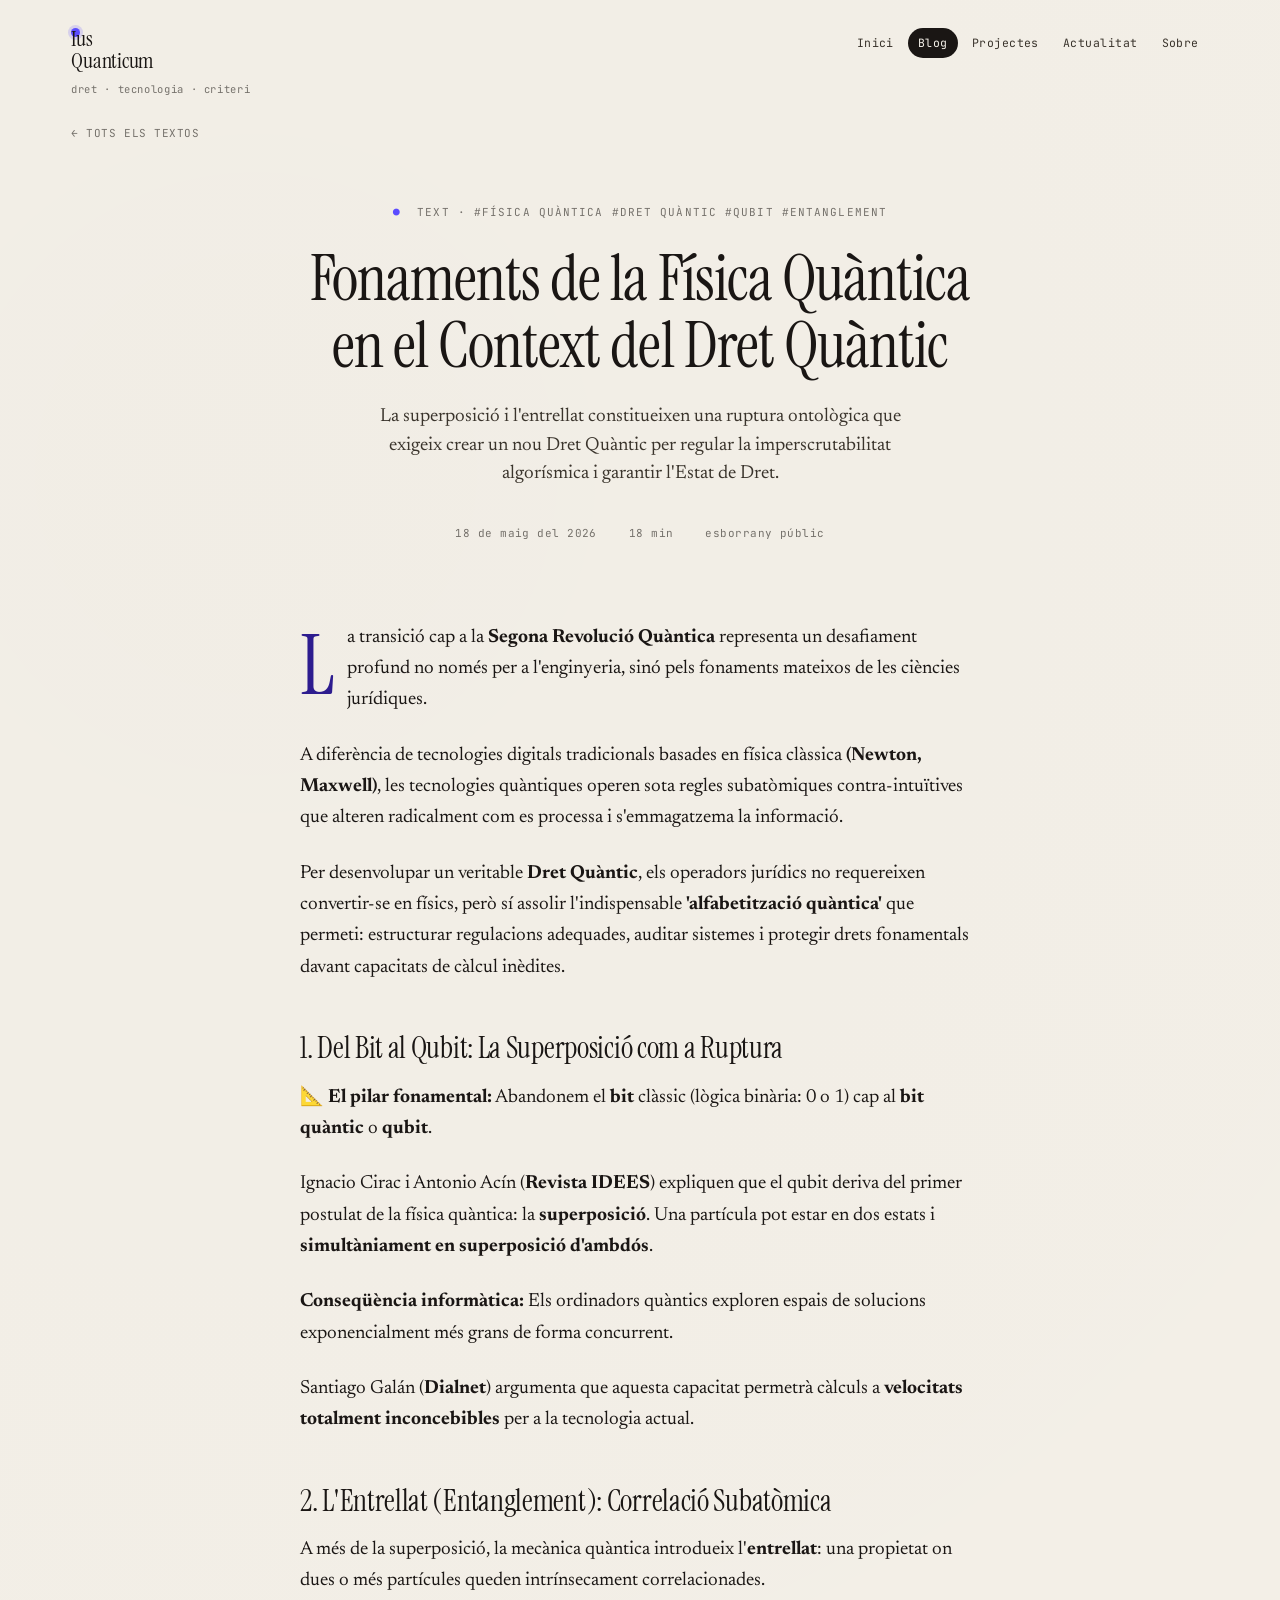
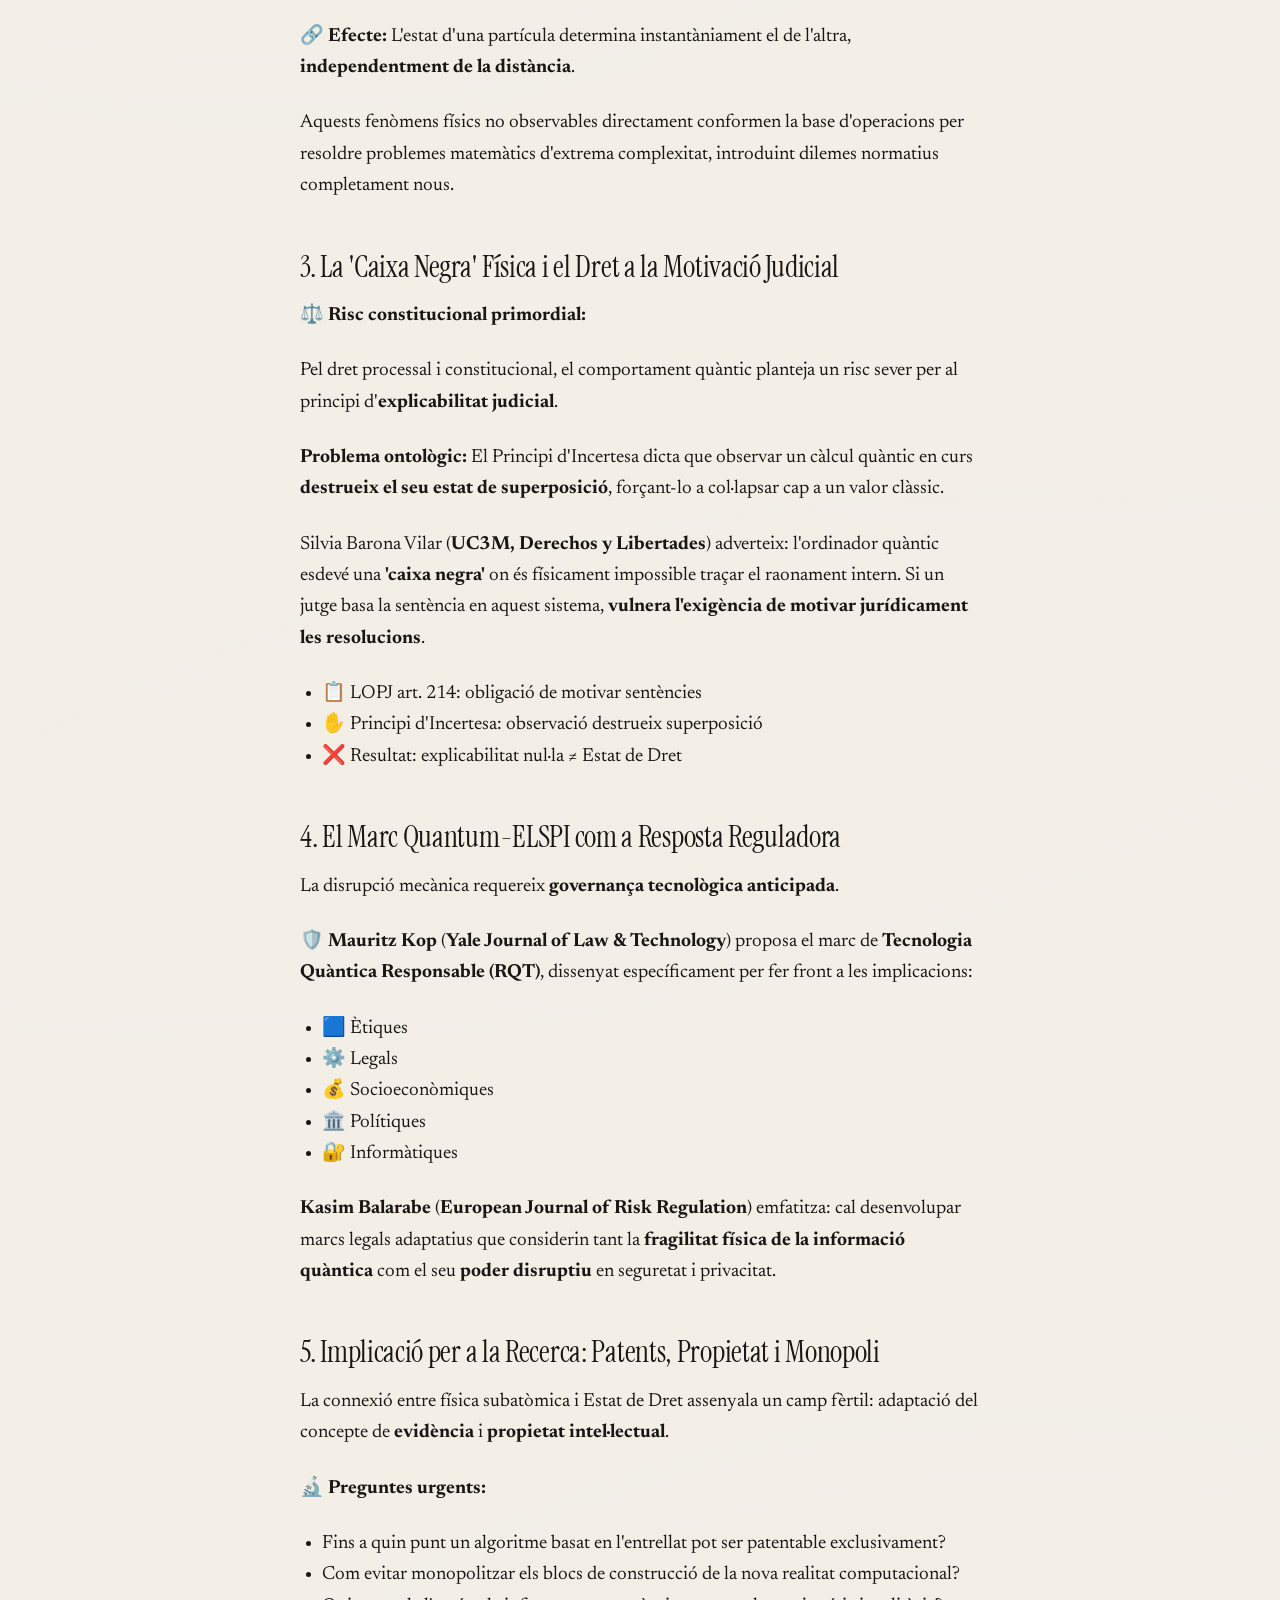
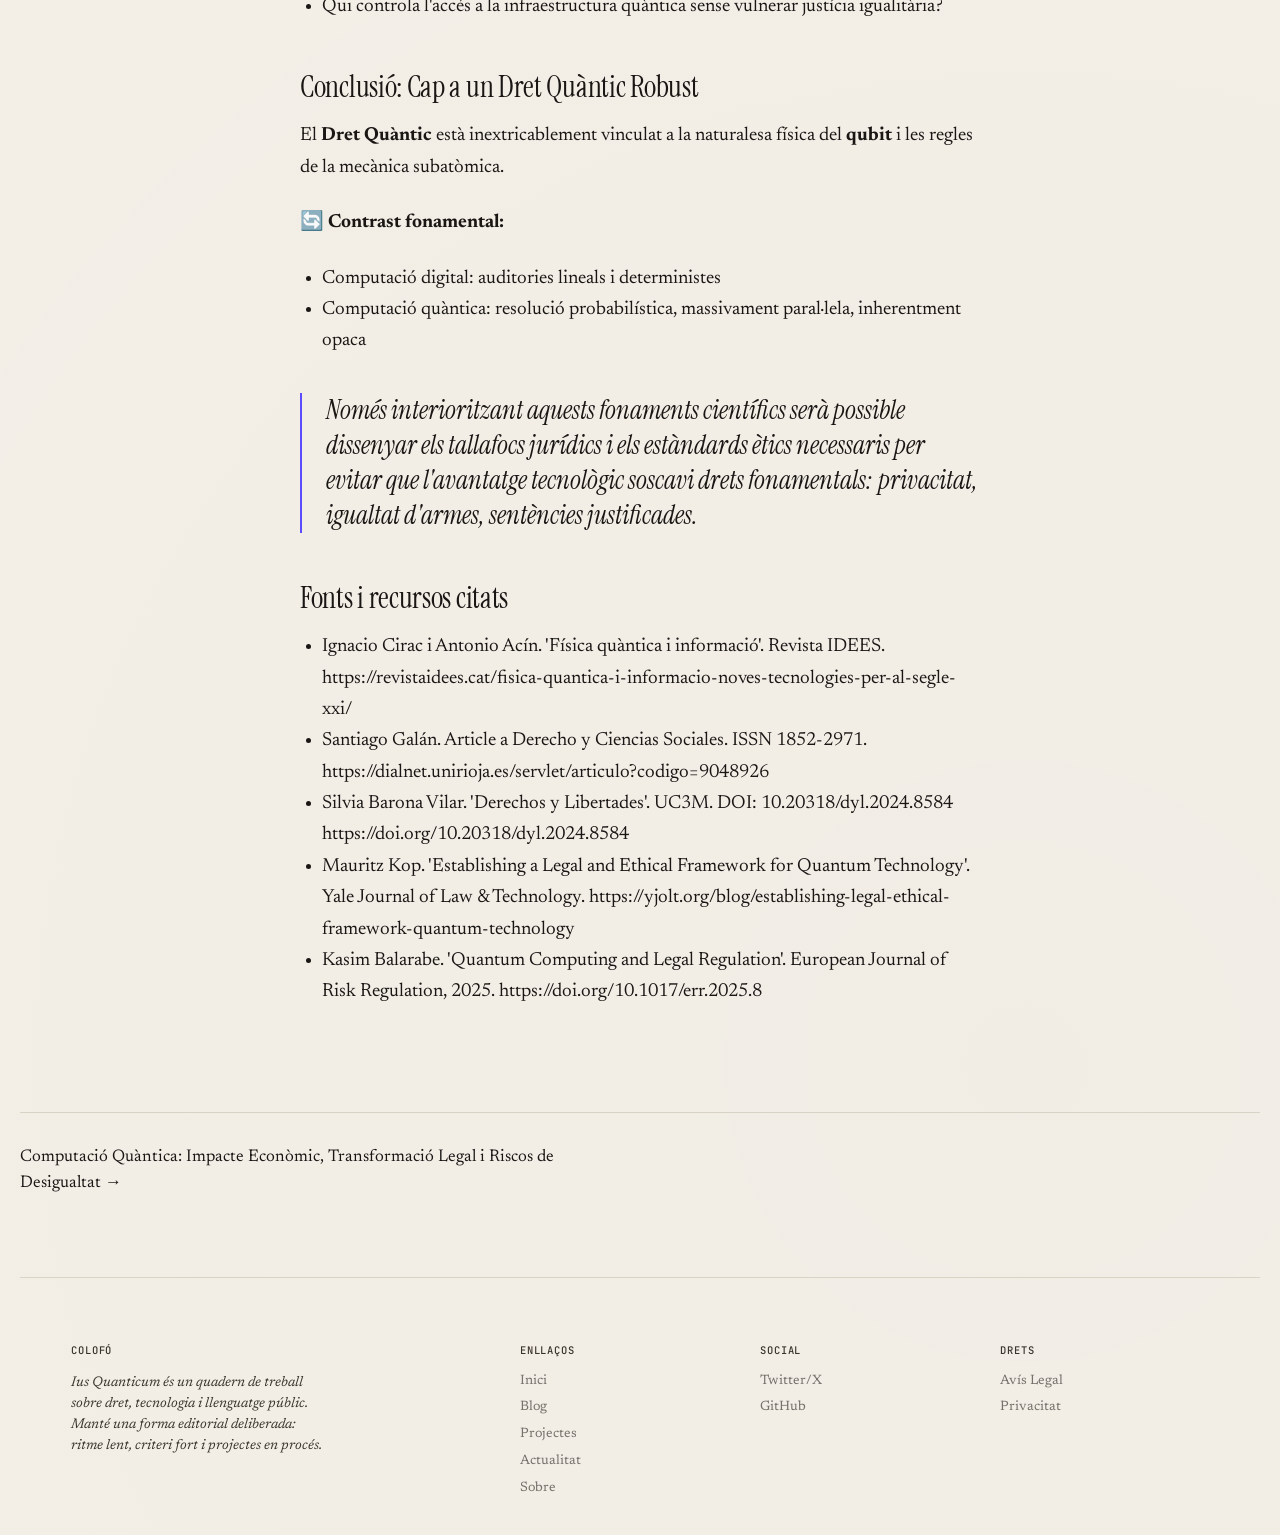
<file: article-1.html>
<!doctype html>
<html lang="ca">
<head>
  <meta charset="utf-8" />
  <meta name="viewport" content="width=device-width, initial-scale=1" />
  <title>Fonaments de la Física Quàntica en el Context del Dret Quàntic — Ius Quanticum</title>
  <meta name="description" content="La superposició i l'entrellat constitueixen una ruptura ontològica que exigeix crear un nou Dret Quàntic per regular la imperscrutabilitat algorísmica." />
  <link rel="preconnect" href="https://fonts.googleapis.com" />
  <link rel="preconnect" href="https://fonts.gstatic.com" crossorigin />
  <link href="https://fonts.googleapis.com/css2?family=Newsreader:ital,opsz,wght@0,6..72,300..700;1,6..72,300..700&family=Instrument+Serif:ital@0;1&family=Fraunces:ital,opsz,wght@0,9..144,300..700;1,9..144,300..700&family=EB+Garamond:ital,wght@0,400..700;1,400..700&family=JetBrains+Mono:wght@400;500&display=swap" rel="stylesheet" />
  <link rel="stylesheet" href="styles.css" />
</head>
<body>
  <div class="page">
    <header id="header"></header>
    <main id="main" class="page-content"></main>
    <footer id="footer"></footer>
  </div>

  <script src="data.js"></script>
  <script src="article-renderer.js"></script>
  <script>
    waitForSite(() => renderArticle("fonaments-fisica-quantica-dret-quantic"));
  </script>
</body>
</html>
</file>
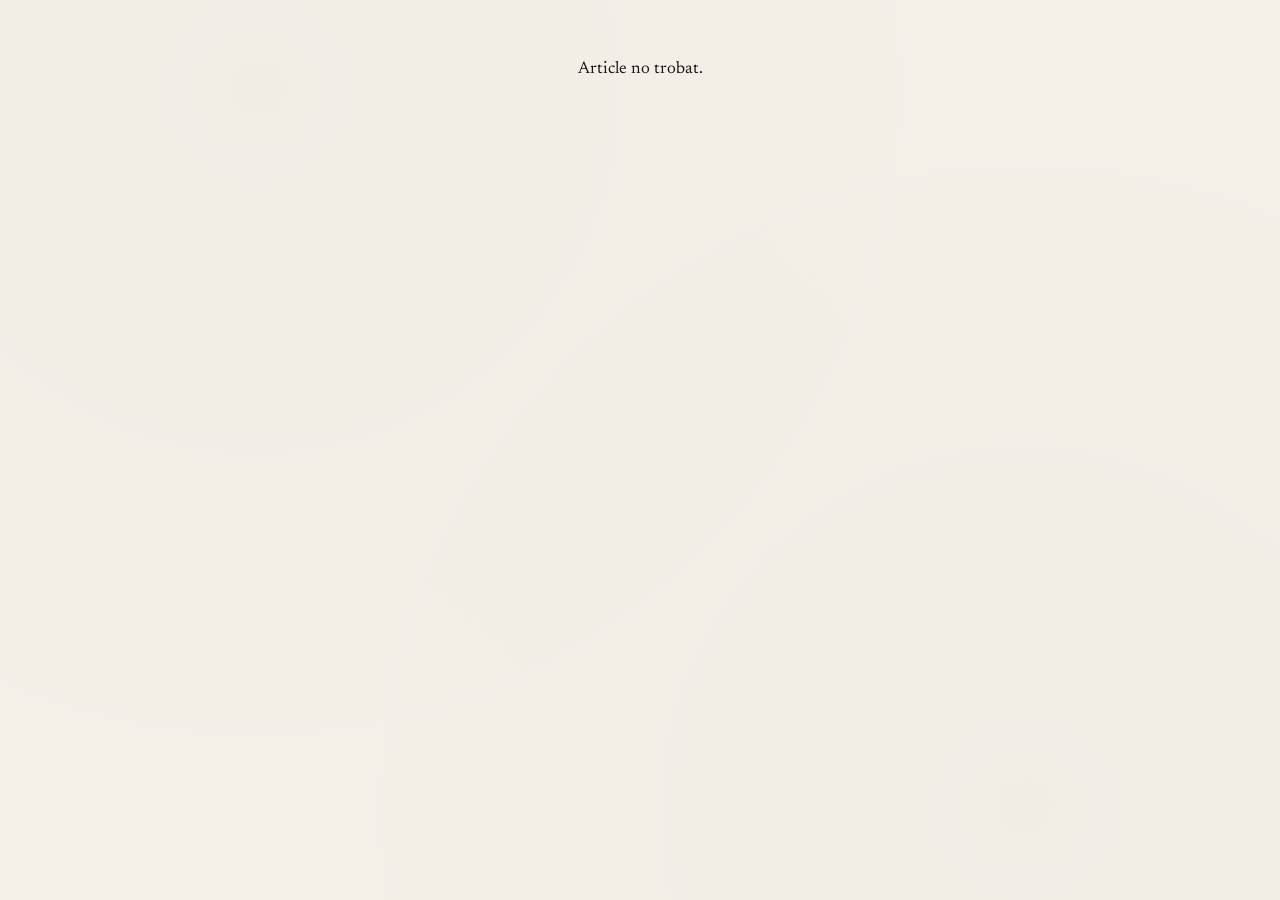
<file: article-2.html>
<!doctype html>
<html lang="ca">
<head>
  <meta charset="utf-8" />
  <meta name="viewport" content="width=device-width, initial-scale=1" />
  <title>L'impacte econòmic de la computació quàntica i la comparativa amb la IA — Ius Quanticum</title>
  <meta name="description" content="La IA optimitza el present; la quàntica mobilitza inversió geoestratègica per resoldre problemes intractables i redefinir sobirania tecnològica." />
  <link rel="preconnect" href="https://fonts.googleapis.com" />
  <link rel="preconnect" href="https://fonts.gstatic.com" crossorigin />
  <link href="https://fonts.googleapis.com/css2?family=Newsreader:ital,opsz,wght@0,6..72,300..700;1,6..72,300..700&family=Instrument+Serif:ital@0;1&family=Fraunces:ital,opsz,wght@0,9..144,300..700;1,9..144,300..700&family=EB+Garamond:ital,wght@0,400..700;1,400..700&family=JetBrains+Mono:wght@400;500&display=swap" rel="stylesheet" />
  <link rel="stylesheet" href="styles.css" />
</head>
<body>
  <div class="page">
    <header id="header"></header>
    <main id="main" class="page-content"></main>
    <footer id="footer"></footer>
  </div>

  <script src="data.js"></script>
  <script src="article-renderer.js"></script>
  <script>
    waitForSite(() => renderArticle("impacte-economic-computacio-quantica-comparativa-ia"));
  </script>
</body>
</html>
</file>
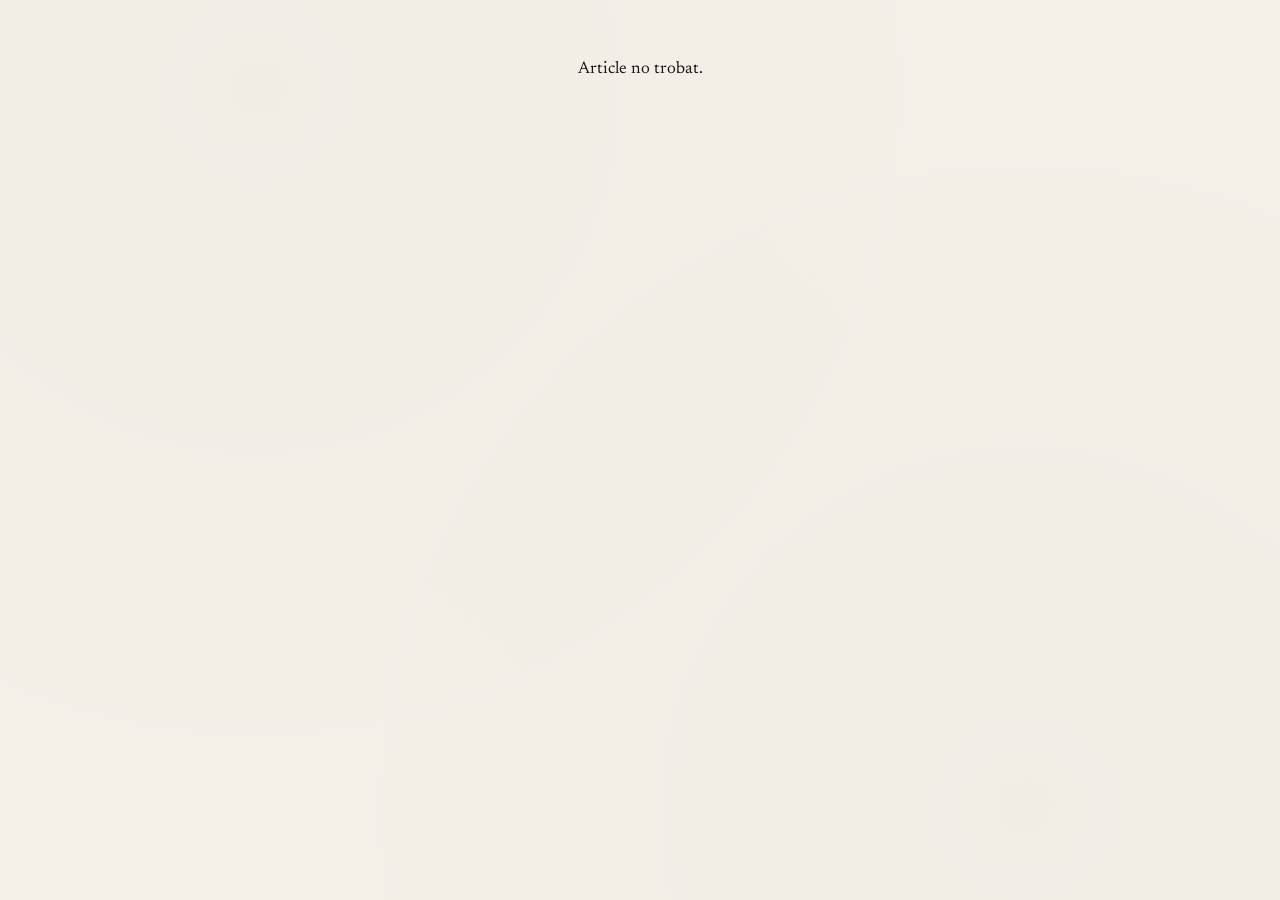
<file: article-3.html>
<!doctype html>
<html lang="ca">
<head>
  <meta charset="utf-8" />
  <meta name="viewport" content="width=device-width, initial-scale=1" />
  <title>De la IA clàssica a la Revolució Quàntica — Ius Quanticum</title>
  <meta name="description" content="L'advocacia i els equips in-house necessiten alfabetització quàntica immediata per a la ruptura tecnològica que s'apropa." />
  <link rel="preconnect" href="https://fonts.googleapis.com" />
  <link rel="preconnect" href="https://fonts.gstatic.com" crossorigin />
  <link href="https://fonts.googleapis.com/css2?family=Newsreader:ital,opsz,wght@0,6..72,300..700;1,6..72,300..700&family=Instrument+Serif:ital@0;1&family=Fraunces:ital,opsz,wght@0,9..144,300..700;1,9..144,300..700&family=EB+Garamond:ital,wght@0,400..700;1,400..700&family=JetBrains+Mono:wght@400;500&display=swap" rel="stylesheet" />
  <link rel="stylesheet" href="styles.css" />
</head>
<body>
  <div class="page">
    <header id="header"></header>
    <main id="main" class="page-content"></main>
    <footer id="footer"></footer>
  </div>

  <script src="data.js"></script>
  <script src="article-renderer.js"></script>
  <script>
    waitForSite(() => renderArticle("ia-classica-a-revolucio-quantica-sector-legal"));
  </script>
</body>
</html>
</file>
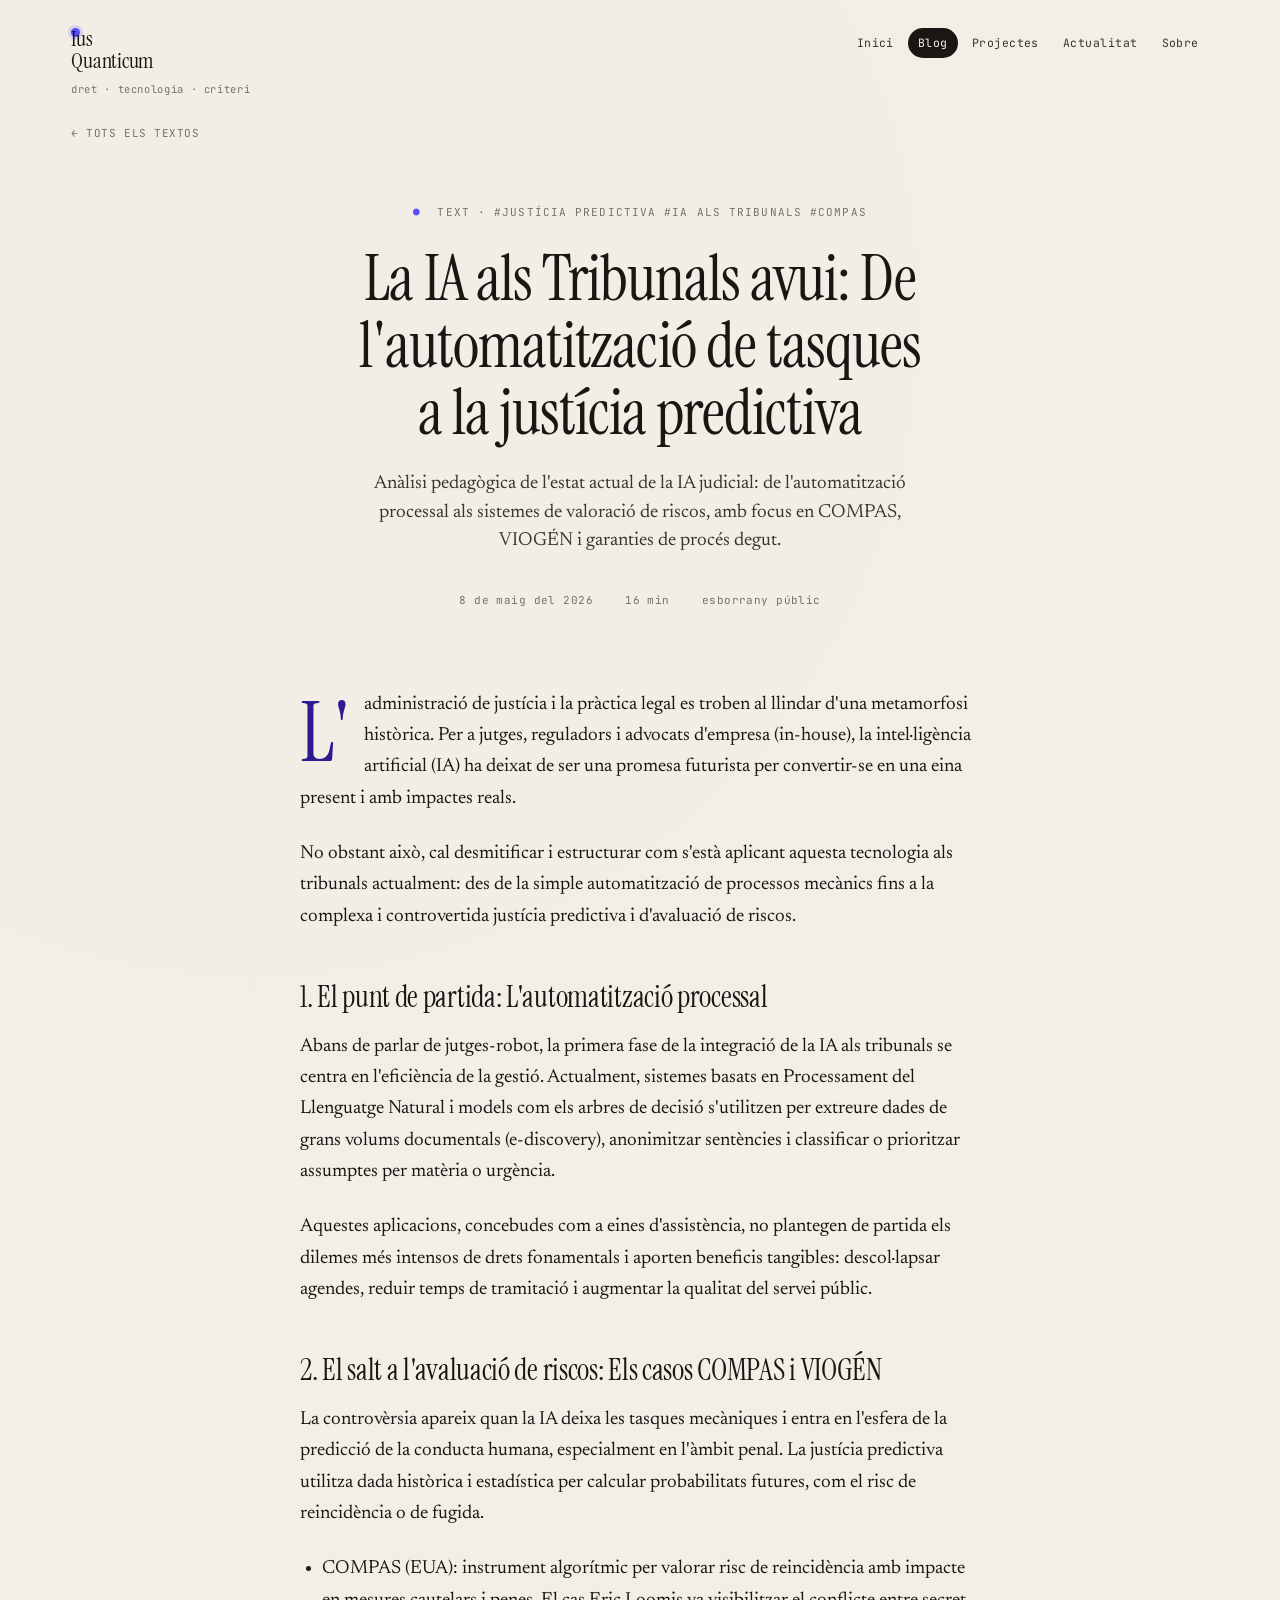
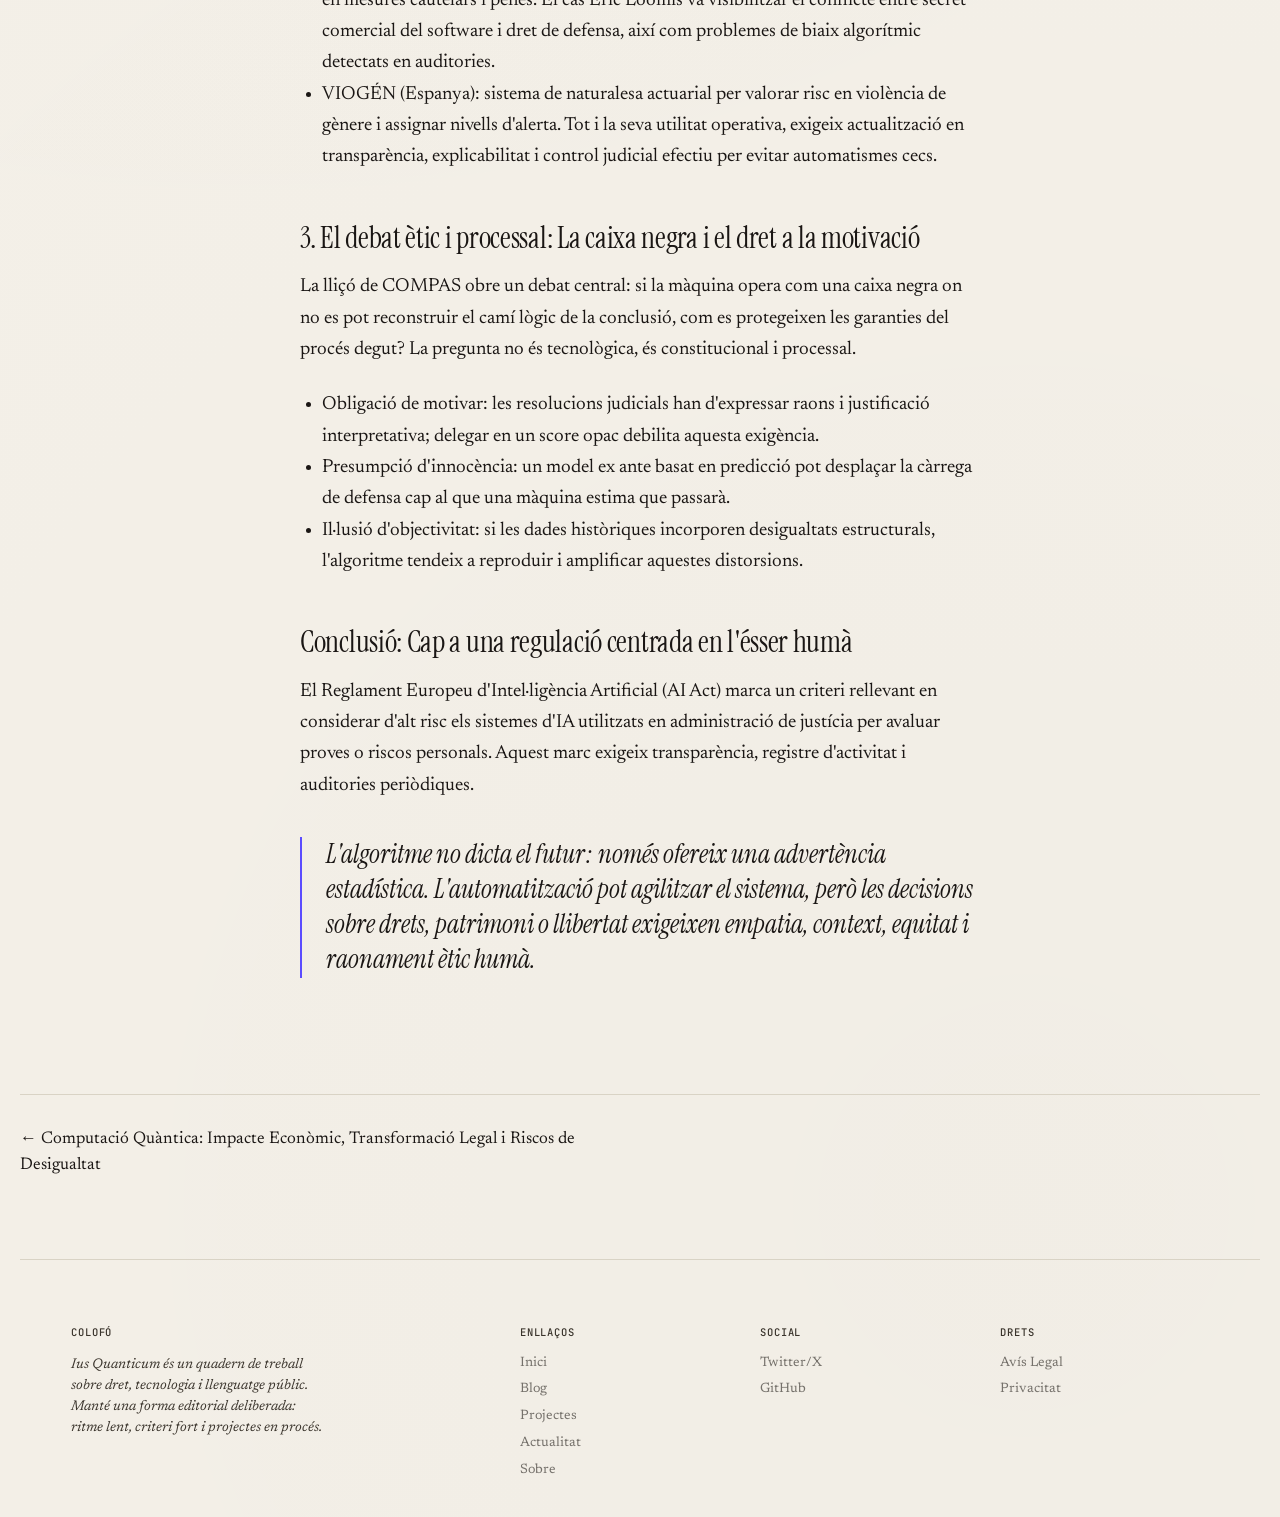
<file: article-4.html>
<!doctype html>
<html lang="ca">
<head>
  <meta charset="utf-8" />
  <meta name="viewport" content="width=device-width, initial-scale=1" />
  <title>La IA als Tribunals Avui — Ius Quanticum</title>
  <meta name="description" content="De l'automatització de tasques a la justícia predictiva: COMPAS, VIOGÉN i garanties de procés degut." />
  <link rel="preconnect" href="https://fonts.googleapis.com" />
  <link rel="preconnect" href="https://fonts.gstatic.com" crossorigin />
  <link href="https://fonts.googleapis.com/css2?family=Newsreader:ital,opsz,wght@0,6..72,300..700;1,6..72,300..700&family=Instrument+Serif:ital@0;1&family=Fraunces:ital,opsz,wght@0,9..144,300..700;1,9..144,300..700&family=EB+Garamond:ital,wght@0,400..700;1,400..700&family=JetBrains+Mono:wght@400;500&display=swap" rel="stylesheet" />
  <link rel="stylesheet" href="styles.css" />
</head>
<body>
  <div class="page">
    <header id="header"></header>
    <main id="main" class="page-content"></main>
    <footer id="footer"></footer>
  </div>

  <script src="data.js"></script>
  <script src="article-renderer.js"></script>
  <script>
    waitForSite(() => renderArticle("ia-als-tribunals-avui-justicia-predictiva"));
  </script>
</body>
</html>
</file>
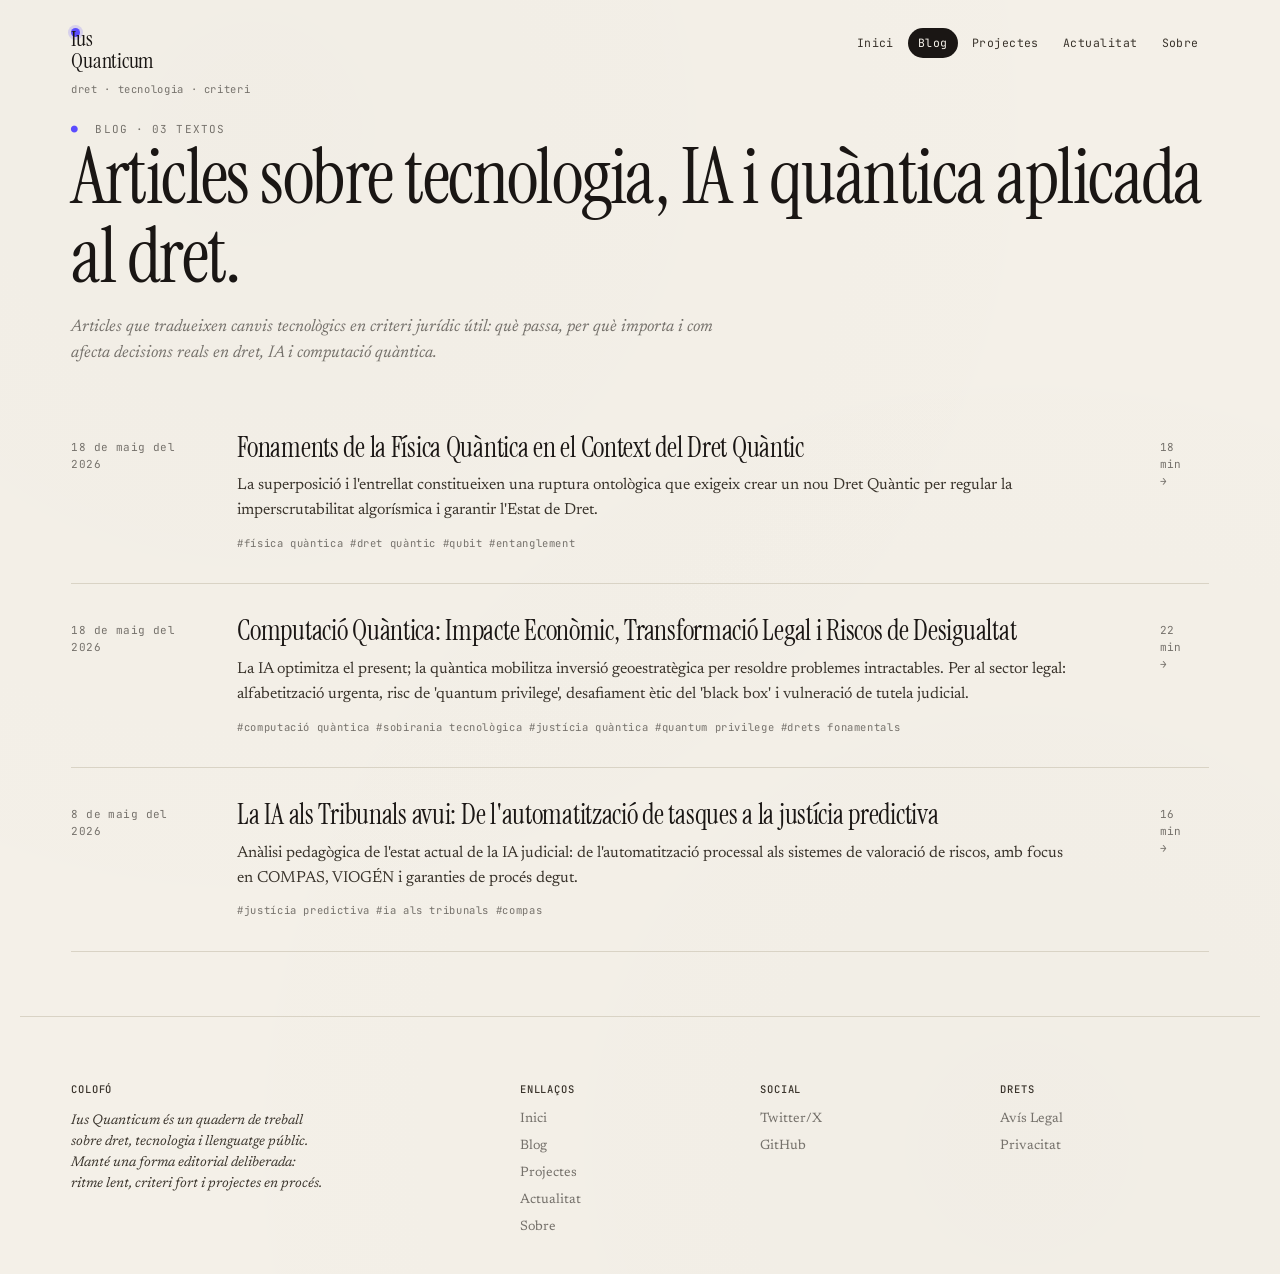
<file: blog-index.html>
<!doctype html>
<html lang="ca">
<head>
  <meta charset="utf-8" />
  <meta name="viewport" content="width=device-width, initial-scale=1" />
  <title>Blog — Ius Quanticum</title>
  <meta name="description" content="Assajos, notes i peces llargues d'Ius Quanticum sobre dret, tecnologia i quàntica." />
  <link rel="preconnect" href="https://fonts.googleapis.com" />
  <link rel="preconnect" href="https://fonts.gstatic.com" crossorigin />
  <link href="https://fonts.googleapis.com/css2?family=Newsreader:ital,opsz,wght@0,6..72,300..700;1,6..72,300..700&family=Instrument+Serif:ital@0;1&family=Fraunces:ital,opsz,wght@0,9..144,300..700;1,9..144,300..700&family=EB+Garamond:ital,wght@0,400..700;1,400..700&family=JetBrains+Mono:wght@400;500&display=swap" rel="stylesheet" />
  <link rel="stylesheet" href="styles.css" />
</head>
<body>
  <div class="page">
    <header id="header"></header>
    <main id="main" class="page-content"></main>
    <footer id="footer"></footer>
  </div>

  <script src="data.js"></script>
  <script src="article-renderer.js"></script>
</body>
</html>
</file>
<file: styles.css>
/* ───────────── tokens ───────────── */
:root {
  --paper: #f4f0e8;
  --paper-2: #ece7db;
  --ink: #1a1614;
  --ink-2: #3a342c;
  --muted: #75716b;
  --rule: #d9d3c5;
  --rule-strong: #b8b1a0;
  --accent: #5b4cff;
  --accent-ink: #2d1c8f;
  --highlight: #fef3c7;

  --f-serif: "Newsreader", "Source Serif Pro", Georgia, serif;
  --f-display: "Instrument Serif", "Newsreader", Georgia, serif;
  --f-mono: "JetBrains Mono", ui-monospace, "SF Mono", Menlo, monospace;

  --gutter: clamp(20px, 4vw, 56px);
  --maxw: 1240px;
  --readw: 680px;
}

[data-theme="dusk"] {
  --paper: #0e0c14;
  --paper-2: #16131e;
  --ink: #f0ece1;
  --ink-2: #c9c3b3;
  --muted: #8a8478;
  --rule: #2a2538;
  --rule-strong: #3d3654;
  --accent: #a394ff;
  --accent-ink: #d4caff;
  --highlight: #3a2f10;
}

* { box-sizing: border-box; }
html, body { margin: 0; padding: 0; }

body {
  background: var(--paper);
  color: var(--ink);
  font-family: var(--f-serif);
  font-size: 17px;
  line-height: 1.55;
  font-feature-settings: "ss01", "ss02";
  -webkit-font-smoothing: antialiased;
  text-rendering: optimizeLegibility;
  min-height: 100vh;
  /* faint grain via stacked radial gradients */
  background-image:
    radial-gradient(circle at 20% 10%, rgba(0,0,0,0.012) 0, transparent 60%),
    radial-gradient(circle at 80% 90%, rgba(0,0,0,0.012) 0, transparent 60%);
}

[data-theme="dusk"] body { background: var(--paper); }

a { color: inherit; text-decoration: none; }
a:hover { color: var(--accent-ink); }

/* ───────────── layout primitives ───────────── */
.page { min-height: 100vh; display: flex; flex-direction: column; }
.shell { max-width: var(--maxw); margin: 0 auto; padding: 0 var(--gutter); width: 100%; }
.shell-narrow { max-width: 880px; margin: 0 auto; padding: 0 var(--gutter); width: 100%; }
.read { max-width: var(--readw); margin: 0 auto; padding: 0 var(--gutter); width: 100%; }

/* ───────────── header ───────────── */
.site-header {
  display: flex;
  align-items: flex-start;
  justify-content: space-between;
  padding: 28px var(--gutter) 24px;
  max-width: var(--maxw);
  margin: 0 auto;
  width: 100%;
  gap: 24px;
}
.brand {
  display: flex;
  flex-direction: column;
  gap: 2px;
  cursor: pointer;
}
.brand .name {
  font-family: var(--f-display);
  font-size: 22px;
  letter-spacing: -0.01em;
  line-height: 1;
  font-weight: 400;
}
.brand .tag {
  font-family: var(--f-mono);
  font-size: 10.5px;
  color: var(--muted);
  letter-spacing: 0.06em;
  text-transform: lowercase;
  margin-top: 6px;
}
.brand-link { text-decoration: none; color: inherit; }
.brand .mark {
  display: inline-block;
  width: 9px; height: 9px;
  border-radius: 50%;
  background: var(--accent);
  margin-right: 8px;
  vertical-align: 1px;
  box-shadow: 0 0 0 3px color-mix(in srgb, var(--accent) 18%, transparent);
}

.nav {
  display: flex;
  align-items: center;
  gap: 4px;
  font-family: var(--f-mono);
  font-size: 11.5px;
  letter-spacing: 0.04em;
}
.nav a {
  padding: 6px 10px;
  border-radius: 999px;
  color: var(--ink-2);
  transition: background 120ms ease, color 120ms ease;
}
.nav a:hover { background: var(--paper-2); color: var(--ink); }
.nav a.active {
  background: var(--ink);
  color: var(--paper);
}
[data-theme="dusk"] .nav a.active { background: var(--accent); color: var(--paper); }

/* ───────────── footer ───────────── */
.site-footer {
  margin-top: auto;
  padding: 64px var(--gutter) 36px;
  max-width: var(--maxw);
  margin-left: auto;
  margin-right: auto;
  width: 100%;
  border-top: 1px solid var(--rule);
  display: grid;
  grid-template-columns: 2fr 1fr 1fr 1fr;
  gap: 32px;
  font-size: 13.5px;
  color: var(--muted);
}
.site-footer h6 {
  font-family: var(--f-mono);
  font-size: 10.5px;
  font-weight: 500;
  letter-spacing: 0.08em;
  text-transform: uppercase;
  color: var(--ink-2);
  margin: 0 0 12px;
}
.site-footer ul { list-style: none; padding: 0; margin: 0; display: flex; flex-direction: column; gap: 6px; }
.site-footer a:hover { color: var(--ink); }
.site-footer .colophon { font-family: var(--f-serif); font-style: italic; font-size: 14px; color: var(--ink-2); line-height: 1.5; max-width: 32ch; }

@media (max-width: 720px) {
  .site-footer { grid-template-columns: 1fr 1fr; }
}

/* ───────────── type ───────────── */
.eyebrow {
  font-family: var(--f-mono);
  font-size: 11px;
  letter-spacing: 0.1em;
  text-transform: uppercase;
  color: var(--muted);
}
.eyebrow .dot { color: var(--accent); }

.h-display {
  font-family: var(--f-display);
  font-weight: 400;
  font-size: clamp(40px, 6vw, 84px);
  line-height: 1.02;
  letter-spacing: -0.02em;
  margin: 0;
}
.quantum-mark { overflow: visible; display: block; }
.quantum-mark-orbit { transform-origin: 100px 100px; }
.quantum-mark-orbit.is-animated { animation: orbit 14s linear infinite; }
.section-head-title { margin-top: 18px; }
.h-display em { font-style: italic; color: var(--accent-ink); }

.h1 {
  font-family: var(--f-display);
  font-size: clamp(34px, 4.6vw, 60px);
  line-height: 1.05;
  letter-spacing: -0.015em;
  font-weight: 400;
  margin: 0;
}
.h2 {
  font-family: var(--f-display);
  font-size: clamp(26px, 3vw, 38px);
  line-height: 1.1;
  letter-spacing: -0.01em;
  font-weight: 400;
  margin: 0;
}
.h3 {
  font-family: var(--f-serif);
  font-size: 20px;
  line-height: 1.3;
  font-weight: 500;
  margin: 0;
}
.lede {
  font-family: var(--f-serif);
  font-size: 21px;
  line-height: 1.5;
  color: var(--ink-2);
  font-weight: 400;
  margin: 0;
}

.stack-top-xs { margin-top: 8px; }
.stack-top-sm { margin-top: 16px; }
.stack-top-md { margin-top: 24px; }
.clickable-block { cursor: pointer; }
.accent-emphasis { font-style: italic; color: var(--accent-ink); }
.back-link {
  font-family: var(--f-mono);
  font-size: 11px;
  letter-spacing: 0.05em;
  color: var(--muted);
  text-transform: uppercase;
}
.back-link-spaced {
  display: inline-block;
  margin-top: 16px;
}

/* rule */
.rule { height: 1px; background: var(--rule); border: 0; margin: 0; }
.rule-strong { background: var(--rule-strong); }

/* ───────────── home ───────────── */
.hero {
  padding: 64px 0 80px;
  display: grid;
  grid-template-columns: 1.4fr 1fr;
  gap: 64px;
  align-items: end;
  border-bottom: 1px solid var(--rule);
}
.hero-art {
  position: relative;
  aspect-ratio: 1 / 1;
  width: 100%;
  max-width: 360px;
  justify-self: end;
}
.hero .lede { max-width: 36ch; margin-top: 28px; }

.hero-meta {
  display: flex;
  gap: 24px;
  margin-top: 36px;
  flex-wrap: wrap;
  font-family: var(--f-mono);
  font-size: 11px;
  color: var(--muted);
  letter-spacing: 0.04em;
}
.hero-meta span b { color: var(--ink-2); font-weight: 500; }

@media (max-width: 820px) {
  .hero { grid-template-columns: 1fr; gap: 32px; padding: 32px 0 48px; }
  .hero-art { max-width: 200px; justify-self: start; }
}

/* section grid on home */
.home-sections {
  display: grid;
  grid-template-columns: repeat(4, 1fr);
  border-bottom: 1px solid var(--rule);
}
.home-section-card {
  padding: 36px 28px 40px;
  border-right: 1px solid var(--rule);
  display: flex;
  flex-direction: column;
  gap: 12px;
  position: relative;
  cursor: pointer;
  transition: background 200ms ease;
}
.home-section-card:last-child { border-right: 0; }
.home-section-card:hover { background: var(--paper-2); }
.home-section-card .num {
  font-family: var(--f-mono);
  font-size: 10.5px;
  color: var(--muted);
  letter-spacing: 0.08em;
}
.home-section-card h3 {
  font-family: var(--f-display);
  font-size: 26px;
  font-weight: 400;
  margin: 0;
  letter-spacing: -0.01em;
}
.home-section-card p {
  font-size: 14px;
  color: var(--ink-2);
  line-height: 1.5;
  margin: 0;
}
.home-section-card .arrow {
  font-family: var(--f-mono);
  font-size: 11px;
  color: var(--accent-ink);
  margin-top: auto;
  letter-spacing: 0.05em;
}

@media (max-width: 820px) {
  .home-sections { grid-template-columns: 1fr 1fr; }
  .home-section-card { border-bottom: 1px solid var(--rule); }
  .home-section-card:nth-child(2n) { border-right: 0; }
}

.home-lab-banner {
  margin-top: 28px;
  margin-bottom: 12px;
  padding: 28px 30px;
  border: 1px solid var(--rule);
  background: linear-gradient(120deg, var(--paper-2) 0%, color-mix(in srgb, var(--paper-2) 72%, var(--paper) 28%) 100%);
  display: grid;
  grid-template-columns: 210px 1fr 160px;
  gap: 24px;
  align-items: center;
  cursor: pointer;
  transition: border-color 160ms ease, transform 160ms ease, background 160ms ease;
}
.home-lab-banner:hover {
  border-color: var(--rule-strong);
  transform: translateY(-1px);
}
.home-lab-banner-kicker {
  font-family: var(--f-mono);
  font-size: 10.5px;
  letter-spacing: 0.08em;
  text-transform: uppercase;
  color: var(--muted);
}
.home-lab-banner-main h2 {
  margin: 0;
  font-family: var(--f-display);
  font-weight: 400;
  font-size: clamp(26px, 3vw, 36px);
  line-height: 1.08;
  letter-spacing: -0.01em;
}
.home-lab-banner-main p {
  margin: 10px 0 0;
  color: var(--ink-2);
  max-width: 62ch;
}
.home-lab-banner-cta {
  justify-self: end;
  font-family: var(--f-mono);
  font-size: 11px;
  letter-spacing: 0.06em;
  text-transform: uppercase;
  color: var(--accent-ink);
}
@media (max-width: 900px) {
  .home-lab-banner {
    grid-template-columns: 1fr;
    gap: 14px;
    padding: 24px 20px;
  }
  .home-lab-banner-cta {
    justify-self: start;
  }
}

/* latest essay strip */
.latest {
  display: grid;
  grid-template-columns: 200px 1fr 240px;
  gap: 40px;
  padding: 56px 0;
  align-items: start;
  border-bottom: 1px solid var(--rule);
}
.latest .label { font-family: var(--f-mono); font-size: 11px; letter-spacing: 0.08em; text-transform: uppercase; color: var(--muted); }
.latest .essay-title {
  font-family: var(--f-display);
  font-size: clamp(28px, 3vw, 40px);
  line-height: 1.08;
  letter-spacing: -0.01em;
  margin: 0;
  text-wrap: balance;
}
.latest .essay-dek { color: var(--ink-2); margin: 14px 0 0; }
.latest .essay-meta { font-family: var(--f-mono); font-size: 11px; color: var(--muted); letter-spacing: 0.04em; }
.latest-series-note {
  margin-top: 12px;
  font-family: var(--f-mono);
  font-size: 11px;
  color: var(--muted);
  letter-spacing: 0.04em;
}
@media (max-width: 820px) {
  .latest { grid-template-columns: 1fr; gap: 16px; padding: 36px 0; }
}

/* dispatch list on home (recent items across all sections) */
.dispatch {
  padding: 56px 0 80px;
}
.dispatch h2 { margin-bottom: 28px; }
.dispatch-rows { display: flex; flex-direction: column; }
.dispatch-row {
  display: grid;
  grid-template-columns: 110px 70px 1fr 100px;
  gap: 24px;
  padding: 18px 0;
  border-top: 1px solid var(--rule);
  align-items: baseline;
  cursor: pointer;
  transition: padding-left 160ms ease, color 160ms ease;
}
.dispatch-row:last-child { border-bottom: 1px solid var(--rule); }
.dispatch-row:hover { padding-left: 8px; color: var(--accent-ink); }
.dispatch-row .date { font-family: var(--f-mono); font-size: 11px; color: var(--muted); letter-spacing: 0.04em; }
.dispatch-row .kind {
  font-family: var(--f-mono);
  font-size: 10px;
  letter-spacing: 0.08em;
  text-transform: uppercase;
  color: var(--accent-ink);
}
.dispatch-row .title { font-family: var(--f-serif); font-size: 18px; line-height: 1.35; font-weight: 500; }
.dispatch-row .ext { font-family: var(--f-mono); font-size: 11px; color: var(--muted); text-align: right; }
@media (max-width: 720px) {
  .dispatch-row { grid-template-columns: 80px 1fr; }
  .dispatch-row .kind, .dispatch-row .ext { display: none; }
}

/* ───────────── section page common ───────────── */
.section-head {
  padding: 32px 0 48px;
  border-bottom: 1px solid var(--rule);
  display: grid;
  grid-template-columns: 2fr 1fr;
  gap: 40px;
  align-items: end;
}
.section-head .blurb { color: var(--ink-2); max-width: 38ch; }
@media (max-width: 720px) { .section-head { grid-template-columns: 1fr; padding-bottom: 32px; } }

.research-metrics {
  display: flex;
  gap: 32px;
  margin-top: 24px;
  font-family: var(--f-mono);
  font-size: 11px;
  color: var(--muted);
  letter-spacing: 0.04em;
}
.research-metrics b { color: var(--ink); }
.tab-count { opacity: 0.55; }
.research-section-pad { padding: 8px 0 64px; }
.research-footer-grid {
  padding: 32px 0 80px;
  border-top: 1px solid var(--rule);
  display: grid;
  grid-template-columns: 1fr 1fr;
  gap: 48px;
}
.research-foot-title {
  font-family: var(--f-mono);
  font-size: 11px;
  font-weight: 500;
  letter-spacing: 0.08em;
  text-transform: uppercase;
  color: var(--muted);
  margin: 0 0 12px;
}
.research-foot-copy {
  margin: 0;
  font-size: 15px;
  color: var(--ink-2);
  max-width: 40ch;
}
.inline-link { border-bottom: 1px solid var(--rule-strong); }
@media (max-width: 720px) { .research-footer-grid { grid-template-columns: 1fr; gap: 24px; } }

/* ───────────── blog ───────────── */
.blog-filters {
  display: flex;
  gap: 6px;
  flex-wrap: wrap;
  padding: 24px 0;
  border-bottom: 1px solid var(--rule);
  font-family: var(--f-mono);
  font-size: 11px;
  letter-spacing: 0.04em;
}
.blog-filters button {
  background: transparent;
  border: 1px solid var(--rule);
  color: var(--ink-2);
  font: inherit;
  padding: 6px 12px;
  border-radius: 999px;
  cursor: pointer;
  transition: all 120ms ease;
}
.blog-filters button:hover { border-color: var(--rule-strong); }
.blog-filters button.on { background: var(--ink); color: var(--paper); border-color: var(--ink); }
[data-theme="dusk"] .blog-filters button.on { background: var(--accent); border-color: var(--accent); }
.blog-filter-count { margin-left: auto; color: var(--muted); align-self: center; }

.blog-list { padding: 16px 0 64px; }
.blog-item {
  display: grid;
  grid-template-columns: 130px 1fr 100px;
  gap: 36px;
  padding: 32px 0;
  border-bottom: 1px solid var(--rule);
  align-items: start;
  cursor: pointer;
  transition: padding-left 200ms ease;
}
.blog-item:hover { padding-left: 8px; }
.blog-item:hover .blog-item-title { color: var(--accent-ink); }
.blog-item .date { font-family: var(--f-mono); font-size: 11px; color: var(--muted); letter-spacing: 0.04em; padding-top: 6px; }
.blog-item-title {
  font-family: var(--f-display);
  font-size: 28px;
  line-height: 1.1;
  letter-spacing: -0.01em;
  margin: 0;
  font-weight: 400;
  transition: color 120ms ease;
}
.blog-item .dek { color: var(--ink-2); margin: 10px 0 12px; font-size: 16px; }
.blog-item .tags { font-family: var(--f-mono); font-size: 10.5px; color: var(--muted); letter-spacing: 0.06em; }
.blog-item .read { font-family: var(--f-mono); font-size: 11px; color: var(--muted); text-align: right; padding-top: 6px; }
@media (max-width: 720px) {
  .blog-item { grid-template-columns: 1fr; gap: 8px; }
  .blog-item .read { text-align: left; }
}

/* article */
.article-head { padding: 56px 0 40px; text-align: center; max-width: 760px; margin: 0 auto; }
.article-head .eyebrow { margin-bottom: 24px; }
.article-head .title {
  font-family: var(--f-display);
  font-size: clamp(40px, 5.5vw, 64px);
  line-height: 1.05;
  letter-spacing: -0.015em;
  margin: 0;
  font-weight: 400;
  text-wrap: balance;
}
.article-head .dek { color: var(--ink-2); margin: 24px auto 0; max-width: 56ch; font-size: 19px; line-height: 1.5; }
.article-meta {
  display: flex;
  justify-content: center;
  gap: 32px;
  margin-top: 36px;
  font-family: var(--f-mono);
  font-size: 11px;
  color: var(--muted);
  letter-spacing: 0.04em;
}
.article-body { padding: 40px 0 80px; }
.article-body p, .article-body ul, .article-body ol { font-size: 19px; line-height: 1.65; margin: 0 0 24px; color: var(--ink); }
.article-list { font-size: 18px; line-height: 1.6; padding-left: 22px; }
.article-body p:first-of-type::first-letter {
  font-family: var(--f-display);
  font-size: 4.4em;
  float: left;
  line-height: 0.85;
  padding: 8px 12px 0 0;
  color: var(--accent-ink);
}
.article-body h2 {
  font-family: var(--f-display);
  font-size: 30px;
  letter-spacing: -0.01em;
  font-weight: 400;
  margin: 48px 0 16px;
  line-height: 1.15;
}
.article-body h3 {
  font-family: var(--f-serif);
  font-size: 19px;
  font-weight: 600;
  margin: 32px 0 12px;
}
.article-body blockquote {
  font-family: var(--f-display);
  font-style: italic;
  font-size: 26px;
  line-height: 1.35;
  margin: 36px 0;
  padding: 0 0 0 24px;
  border-left: 2px solid var(--accent);
  color: var(--ink);
}
.article-body code { font-family: var(--f-mono); font-size: 0.86em; background: var(--paper-2); padding: 1px 6px; border-radius: 4px; }
.article-body figure {
  margin: 36px -64px;
  padding: 28px 32px;
  background: var(--paper-2);
  border-radius: 4px;
  border-left: 2px solid var(--accent);
}
.article-body figure figcaption {
  font-family: var(--f-mono);
  font-size: 11px;
  color: var(--muted);
  letter-spacing: 0.05em;
  margin-top: 12px;
}
@media (max-width: 720px) {
  .article-body figure { margin-left: 0; margin-right: 0; }
}

/* article footer */
.article-footnotes {
  border-top: 1px solid var(--rule);
  padding-top: 28px;
  margin-top: 48px;
  font-size: 14px;
  color: var(--ink-2);
}
.article-footnotes ol { padding-left: 20px; margin: 0; }
.article-footnotes li { margin-bottom: 8px; }
.article-nav {
  display: grid;
  grid-template-columns: 1fr 1fr;
  gap: 32px;
  padding: 32px 0 80px;
  border-top: 1px solid var(--rule);
}
.article-nav-next { text-align: right; }
.article-nav-label {
  font-family: var(--f-mono);
  font-size: 11px;
  color: var(--muted);
  letter-spacing: 0.05em;
  text-transform: uppercase;
}
.article-nav-title {
  font-family: var(--f-display);
  font-size: 22px;
  margin-top: 8px;
  letter-spacing: -0.01em;
}
@media (max-width: 720px) {
  .article-nav { grid-template-columns: 1fr; }
  .article-nav-next { text-align: left; }
}

/* ───────────── lab ───────────── */
.lab-feature {
  padding: 36px 32px 40px;
  border-top: 1px solid var(--rule);
  border-bottom: 1px solid var(--rule);
  display: grid;
  grid-template-columns: 1fr;
  gap: 14px;
  cursor: pointer;
  transition: background 180ms ease;
  margin-bottom: 28px;
}
.lab-feature:hover { background: var(--paper-2); }
.lab-feature h3 {
  font-family: var(--f-display);
  font-size: clamp(34px, 4.2vw, 52px);
  font-weight: 400;
  letter-spacing: -0.015em;
  line-height: 1;
  margin: 0;
}
.lab-feature .desc { color: var(--ink-2); font-size: 18px; line-height: 1.55; margin: 0; max-width: 54ch; }
.lab-feature .stack { font-family: var(--f-mono); font-size: 10.5px; color: var(--muted); letter-spacing: 0.05em; }

.lab-cluster-wrap {
  display: grid;
  grid-template-columns: 1fr 1fr;
  gap: 24px;
  padding: 0 0 64px;
  border-bottom: 1px solid var(--rule);
}
.lab-cluster { min-width: 0; }
.lab-cluster-head {
  display: flex;
  justify-content: space-between;
  align-items: baseline;
  margin-bottom: 10px;
  padding: 0 4px;
}
.lab-cluster-head h4 {
  margin: 0;
  font-family: var(--f-display);
  font-weight: 400;
  letter-spacing: -0.01em;
  font-size: 26px;
}
.lab-cluster-head span {
  font-family: var(--f-mono);
  font-size: 10.5px;
  color: var(--muted);
  letter-spacing: 0.06em;
  text-transform: uppercase;
}

.lab-grid {
  display: grid;
  grid-template-columns: repeat(2, 1fr);
  gap: 0;
  padding: 0;
  border: 1px solid var(--rule);
}
.lab-grid.lab-grid-compact {
  grid-template-columns: 1fr;
}
.lab-card {
  padding: 36px 32px 40px;
  border-top: 0;
  border-right: 1px solid var(--rule);
  position: relative;
  cursor: pointer;
  transition: background 200ms ease;
  display: flex;
  flex-direction: column;
  gap: 16px;
  min-height: 320px;
}
.lab-card:nth-child(2n) { border-right: 0; }
.lab-card:hover { background: var(--paper-2); }
.lab-card .head {
  display: flex;
  justify-content: space-between;
  align-items: baseline;
  gap: 12px;
  font-family: var(--f-mono);
  font-size: 11px;
  color: var(--muted);
  letter-spacing: 0.06em;
}
.lab-card .head .status {
  display: inline-flex;
  align-items: center;
  gap: 6px;
  padding: 3px 8px;
  border-radius: 999px;
  border: 1px solid var(--rule);
  font-size: 10px;
  letter-spacing: 0.08em;
  text-transform: uppercase;
}
.lab-card .head .status::before {
  content: "";
  width: 6px; height: 6px;
  border-radius: 50%;
  background: var(--muted);
}
.lab-card .head .status.live::before { background: #1f8a5b; }
.lab-card .head .status.beta::before { background: #d8a219; }
.lab-card .head .status.concept::before { background: var(--accent); }

.lab-card h3 {
  font-family: var(--f-display);
  font-size: 36px;
  font-weight: 400;
  letter-spacing: -0.015em;
  line-height: 1;
  margin: 0;
}
.lab-card .desc { color: var(--ink-2); font-size: 16px; line-height: 1.5; margin: 0; }
.lab-card .stack { font-family: var(--f-mono); font-size: 10.5px; color: var(--muted); letter-spacing: 0.05em; margin-top: auto; }
.lab-card .viz {
  position: absolute;
  top: 28px;
  right: 28px;
  width: 56px;
  height: 56px;
  opacity: 0.9;
}
@media (max-width: 980px) {
  .lab-cluster-wrap { grid-template-columns: 1fr; }
}
@media (max-width: 720px) {
  .lab-grid { grid-template-columns: 1fr; }
  .lab-card { border-right: 0; min-height: 0; }
  .lab-feature { padding: 28px 20px 30px; }
}

.lab-note-section { padding: 56px 0 80px; }
.lab-note-title { margin-top: 16px; max-width: 22ch; }
.lab-note-grid {
  display: grid;
  grid-template-columns: 1fr 1fr 1fr;
  gap: 32px;
  margin-top: 32px;
  max-width: 920px;
}
.lab-note-copy { margin: 0; color: var(--ink-2); }
@media (max-width: 820px) {
  .lab-note-grid { grid-template-columns: 1fr; }
}

/* project detail */
.project-hero {
  padding: 56px 0 48px;
  display: grid;
  grid-template-columns: 2fr 1fr;
  gap: 64px;
  align-items: start;
  border-bottom: 1px solid var(--rule);
}
.project-hero .lede { margin-top: 24px; }
.project-eyebrow { margin-bottom: 18px; }
.project-title {
  font-size: clamp(48px, 7vw, 96px);
  line-height: 1;
  font-family: var(--f-mono);
  letter-spacing: -0.02em;
}
.project-lede { margin-top: 20px; max-width: 32ch; }
.project-meta { display: flex; flex-direction: column; gap: 18px; padding-top: 8px; }
.project-meta .field { display: flex; flex-direction: column; gap: 4px; }
.project-meta .field .k { font-family: var(--f-mono); font-size: 10px; letter-spacing: 0.08em; text-transform: uppercase; color: var(--muted); }
.project-meta .field .v { font-size: 15px; color: var(--ink); }
.project-meta .actions { display: flex; gap: 8px; margin-top: 8px; }
.project-meta .btn {
  padding: 10px 14px;
  font-family: var(--f-mono);
  font-size: 11px;
  letter-spacing: 0.05em;
  border: 1px solid var(--ink);
  background: var(--ink);
  color: var(--paper);
  border-radius: 999px;
  cursor: pointer;
}
.project-meta .btn.ghost { background: transparent; color: var(--ink); }
.project-meta .btn:hover { background: var(--accent-ink); border-color: var(--accent-ink); color: white; }
@media (max-width: 720px) { .project-hero { grid-template-columns: 1fr; padding-top: 32px; } }

.project-body { padding: 48px 0 64px; max-width: var(--readw); }
.project-body p { font-size: 18px; line-height: 1.6; margin: 0 0 20px; color: var(--ink); }
.project-body h2 { font-family: var(--f-display); font-size: 28px; font-weight: 400; letter-spacing: -0.01em; margin: 40px 0 16px; }

/* sketch panel inside project */
.sketch {
  margin: 40px 0;
  padding: 32px;
  background: var(--paper-2);
  border-radius: 4px;
  position: relative;
}
.sketch::before {
  content: "/ sketch";
  position: absolute;
  top: 12px; right: 16px;
  font-family: var(--f-mono);
  font-size: 10px;
  color: var(--muted);
  letter-spacing: 0.08em;
  text-transform: uppercase;
}
.sketch-layout {
  display: grid;
  grid-template-columns: 1fr 1.4fr;
  gap: 24px;
  align-items: center;
}
.sketch-graphic { width: 100%; height: auto; }
.sketch-label {
  font-family: var(--f-mono);
  font-size: 10.5px;
  color: var(--muted);
  letter-spacing: 0.06em;
  text-transform: uppercase;
}
.sketch-copy {
  font-family: var(--f-serif);
  font-size: 16px;
  margin: 10px 0 0;
  color: var(--ink);
  line-height: 1.5;
}
.project-question-list { font-size: 18px; line-height: 1.6; padding-left: 22px; }
@media (max-width: 820px) {
  .sketch-layout { grid-template-columns: 1fr; }
}

/* ───────────── research ───────────── */
.research-tabs {
  display: flex;
  gap: 4px;
  padding: 24px 0;
  border-bottom: 1px solid var(--rule);
  font-family: var(--f-mono);
  font-size: 11.5px;
}
.research-tabs button {
  background: transparent;
  border: 0;
  font: inherit;
  color: var(--muted);
  padding: 8px 14px;
  cursor: pointer;
  border-radius: 999px;
  letter-spacing: 0.04em;
  transition: all 120ms ease;
}
.research-tabs button:hover { color: var(--ink); }
.research-tabs button.on { background: var(--ink); color: var(--paper); }
[data-theme="dusk"] .research-tabs button.on { background: var(--accent); }

.pub-item {
  display: grid;
  grid-template-columns: 50px 1fr 100px;
  gap: 32px;
  padding: 28px 0;
  border-bottom: 1px solid var(--rule);
  align-items: start;
}
.pub-item .num { font-family: var(--f-mono); font-size: 12px; color: var(--muted); padding-top: 4px; letter-spacing: 0.04em; }
.pub-item .pub-title { font-family: var(--f-serif); font-size: 19px; line-height: 1.3; font-weight: 500; margin: 0; text-wrap: balance; }
.pub-item .pub-title em { font-style: italic; }
.pub-item .authors { color: var(--ink-2); font-size: 14px; margin-top: 6px; }
.pub-item .venue { font-family: var(--f-mono); font-size: 11px; color: var(--muted); letter-spacing: 0.05em; margin-top: 8px; text-transform: uppercase; }
.pub-item .links { display: flex; flex-wrap: wrap; gap: 8px; margin-top: 12px; }
.pub-item .links a {
  font-family: var(--f-mono);
  font-size: 10.5px;
  letter-spacing: 0.06em;
  text-transform: uppercase;
  padding: 4px 10px;
  border: 1px solid var(--rule);
  border-radius: 999px;
  color: var(--ink-2);
  transition: all 120ms ease;
}
.pub-item .links a:hover { border-color: var(--accent); color: var(--accent-ink); }
.pub-item .cit { font-family: var(--f-mono); font-size: 11px; color: var(--muted); text-align: right; padding-top: 4px; }
@media (max-width: 720px) {
  .pub-item { grid-template-columns: 40px 1fr; }
  .pub-item .cit { display: none; }
}

/* talks */
.talk-item {
  display: grid;
  grid-template-columns: 110px 1fr 1fr;
  gap: 24px;
  padding: 22px 0;
  border-bottom: 1px solid var(--rule);
  align-items: baseline;
}
.talk-item .when { font-family: var(--f-mono); font-size: 11.5px; color: var(--muted); letter-spacing: 0.04em; }
.talk-item .what { font-family: var(--f-serif); font-size: 17px; font-weight: 500; line-height: 1.35; }
.talk-item .where { font-family: var(--f-serif); font-style: italic; color: var(--ink-2); font-size: 15px; }

.actualitat-item {
  border-bottom: 1px solid var(--rule);
  padding: 24px 0 26px;
}
.actualitat-kicker {
  display: flex;
  gap: 10px;
  align-items: center;
  flex-wrap: wrap;
  margin-bottom: 10px;
}
.actualitat-cat,
.actualitat-urgency {
  font-family: var(--f-mono);
  font-size: 10px;
  letter-spacing: 0.08em;
  text-transform: uppercase;
  border: 1px solid var(--rule);
  border-radius: 999px;
  padding: 3px 8px;
  color: var(--muted);
}
.actualitat-urgency.is-high {
  border-color: color-mix(in srgb, var(--accent) 55%, var(--rule));
  color: var(--accent-ink);
}
.actualitat-title {
  margin: 0;
  font-family: var(--f-display);
  font-size: clamp(24px, 3.2vw, 34px);
  font-weight: 400;
  letter-spacing: -0.01em;
  line-height: 1.15;
}
.actualitat-summary {
  margin: 12px 0 10px;
  color: var(--ink-2);
  font-size: 17px;
  line-height: 1.55;
  max-width: 72ch;
}
.actualitat-why {
  margin: 0;
  color: var(--ink);
  font-size: 15px;
  line-height: 1.5;
  max-width: 78ch;
}
.actualitat-meta {
  margin-top: 14px;
  display: flex;
  justify-content: space-between;
  gap: 12px;
  align-items: center;
  font-family: var(--f-mono);
  font-size: 10.5px;
  color: var(--muted);
  letter-spacing: 0.05em;
  text-transform: uppercase;
}
.actualitat-meta a {
  border-bottom: 1px solid var(--rule-strong);
}
@media (max-width: 720px) {
  .actualitat-meta {
    flex-direction: column;
    align-items: flex-start;
  }
}

/* ───────────── about ───────────── */
.about-hero {
  display: grid;
  grid-template-columns: 1fr 320px;
  gap: 64px;
  padding: 56px 0 64px;
  align-items: start;
  border-bottom: 1px solid var(--rule);
}
.about-hero .photo {
  aspect-ratio: 3 / 4;
  background: var(--paper-2);
  border-radius: 4px;
  position: relative;
  overflow: hidden;
  border: 1px solid var(--rule);
}
.about-hero .photo .ph-label {
  position: absolute;
  bottom: 12px; left: 16px;
  font-family: var(--f-mono);
  font-size: 10px;
  color: var(--muted);
  letter-spacing: 0.08em;
  text-transform: uppercase;
}
.about-hero .h-display { max-width: 14ch; }
.about-hero .bio { font-size: 19px; line-height: 1.6; color: var(--ink); margin-top: 28px; max-width: 56ch; }
.about-hero .bio p { margin: 0 0 18px; }
@media (max-width: 820px) { .about-hero { grid-template-columns: 1fr; } .about-hero .photo { max-width: 240px; order: -1; } }
.portrait-placeholder { width: 100%; height: 100%; display: block; }
.about-contact-title { margin-top: 14px; }
.about-contact-copy { color: var(--ink-2); font-size: 17px; margin-top: 16px; }

.cv-grid {
  display: grid;
  grid-template-columns: 200px 1fr;
  gap: 32px;
  padding: 40px 0;
  border-bottom: 1px solid var(--rule);
}
.cv-grid h6 {
  font-family: var(--f-mono);
  font-size: 11px;
  font-weight: 500;
  letter-spacing: 0.08em;
  text-transform: uppercase;
  color: var(--muted);
  margin: 6px 0 0;
}
.cv-grid .cv-rows { display: flex; flex-direction: column; gap: 16px; }
.cv-grid .cv-row { display: grid; grid-template-columns: 90px 1fr; gap: 20px; }
.cv-grid .cv-row .yr { font-family: var(--f-mono); font-size: 12px; color: var(--muted); letter-spacing: 0.04em; padding-top: 4px;}
.cv-grid .cv-row .what { font-family: var(--f-serif); font-size: 17px; line-height: 1.4; }
.cv-grid .cv-row .what em { font-style: italic; color: var(--ink-2); display: block; font-size: 14px; margin-top: 2px;}
@media (max-width: 720px) { .cv-grid { grid-template-columns: 1fr; gap: 12px; } }

.contact-block {
  padding: 56px 0 80px;
  display: grid;
  grid-template-columns: 1fr 1fr;
  gap: 40px;
  align-items: end;
}
.contact-block .pitch { max-width: 36ch; }
.contact-block .channels { display: flex; flex-direction: column; gap: 12px; }
.contact-block .channels a {
  display: flex;
  justify-content: space-between;
  padding: 14px 18px;
  border: 1px solid var(--rule);
  border-radius: 999px;
  font-family: var(--f-mono);
  font-size: 12px;
  letter-spacing: 0.04em;
  color: var(--ink);
  transition: all 120ms ease;
}
.contact-block .channels a:hover { border-color: var(--accent); background: var(--paper-2); }
.contact-block .channels a .arr { color: var(--muted); }
@media (max-width: 720px) { .contact-block { grid-template-columns: 1fr; } }

/* ───────────── page enter animation ───────────── */
@keyframes page-in {
  from { opacity: 0; transform: translateY(6px); }
  to { opacity: 1; transform: translateY(0); }
}
.page-content { animation: page-in 360ms cubic-bezier(.2,.7,.2,1); }

/* selection */
::selection { background: var(--accent); color: var(--paper); }

/* ───────────── Premium Actualitat Feed Customizations ───────────── */
.news-control-center {
  display: flex;
  justify-content: space-between;
  align-items: center;
  gap: 20px;
  margin: 32px 0 20px;
  border-bottom: 1px solid var(--rule);
  padding-bottom: 24px;
}
.news-search-wrapper {
  position: relative;
  flex: 1;
  max-width: 480px;
  display: flex;
  align-items: center;
}
.news-search-input {
  width: 100%;
  padding: 12px 16px 12px 42px;
  font-family: var(--f-serif);
  font-size: 16px;
  color: var(--ink);
  background: var(--paper-2);
  border: 1px solid var(--rule);
  border-radius: 6px;
  transition: all 200ms ease;
  outline: none;
}
.news-search-input:focus {
  border-color: var(--accent);
  background: var(--paper);
  box-shadow: 0 0 0 3px color-mix(in srgb, var(--accent) 15%, transparent);
}
.search-icon {
  position: absolute;
  left: 14px;
  width: 18px;
  height: 18px;
  color: var(--muted);
  pointer-events: none;
}
.search-clear-btn {
  position: absolute;
  right: 14px;
  background: none;
  border: none;
  font-size: 20px;
  color: var(--muted);
  cursor: pointer;
  padding: 0;
  line-height: 1;
}
.search-clear-btn:hover {
  color: var(--ink);
}
.news-filters-row {
  display: flex;
  gap: 12px;
  align-items: center;
}
.urgent-toggle-btn {
  display: inline-flex;
  align-items: center;
  gap: 8px;
  padding: 10px 18px;
  border: 1px solid var(--rule);
  border-radius: 999px;
  font-family: var(--f-mono);
  font-size: 11px;
  letter-spacing: 0.05em;
  text-transform: uppercase;
  background: var(--paper-2);
  color: var(--ink);
  cursor: pointer;
  transition: all 150ms ease;
}
.urgent-toggle-btn:hover {
  border-color: var(--rule-strong);
  background: var(--paper);
}
.urgent-toggle-btn.active {
  border-color: var(--accent);
  background: color-mix(in srgb, var(--accent) 10%, var(--paper));
  color: var(--accent-ink);
  font-weight: 500;
}
.blink-dot {
  color: var(--accent);
  font-size: 8px;
  animation: pulse-dot 1.2s infinite ease-in-out;
  margin-right: 6px;
}

@keyframes pulse-dot {
  0%, 100% { opacity: 0.3; transform: scale(0.9); }
  50% { opacity: 1; transform: scale(1.1); }
}

/* Premium Card hover styles */
.actualitat-item.premium-card {
  transition: transform 220ms cubic-bezier(0.16, 1, 0.3, 1), background-color 220ms ease, border-left-color 220ms ease, padding 220ms ease;
  border-left: 3px solid transparent;
  padding-left: 12px;
  padding-right: 12px;
  border-bottom: 1px solid var(--rule);
}
.actualitat-item.premium-card:hover {
  background: color-mix(in srgb, var(--paper-2) 30%, transparent);
  border-left-color: var(--rule-strong);
  padding-left: 20px;
}
.actualitat-item.premium-card.urgent-card {
  border-left: 3px solid color-mix(in srgb, var(--accent) 45%, var(--rule));
}
.actualitat-item.premium-card.urgent-card:hover {
  background: color-mix(in srgb, var(--accent) 4%, var(--paper-2));
  border-left-color: var(--accent);
}

/* Glowing high urgency bullet */
.pulsing-bullet {
  display: inline-block;
  color: var(--accent);
  margin-right: 6px;
  font-size: 8px;
  vertical-align: middle;
  animation: pulse-dot-glow 1.5s infinite ease-in-out;
}

@keyframes pulse-dot-glow {
  0%, 100% { transform: scale(0.85); opacity: 0.6; filter: drop-shadow(0 0 0px var(--accent)); }
  50% { transform: scale(1.15); opacity: 1; filter: drop-shadow(0 0 4px var(--accent)); }
}

.actualitat-urgency-badge {
  font-family: var(--f-mono);
  font-size: 10px;
  letter-spacing: 0.08em;
  text-transform: uppercase;
  border: 1px solid var(--rule);
  border-radius: 999px;
  padding: 3px 10px;
  display: inline-flex;
  align-items: center;
  color: var(--muted);
  background: var(--paper-2);
}
.actualitat-urgency-badge.is-high {
  border-color: color-mix(in srgb, var(--accent) 55%, var(--rule));
  color: var(--accent-ink);
  background: color-mix(in srgb, var(--accent) 8%, var(--paper));
  font-weight: 500;
}

/* Why Box stylings */
.actualitat-why-box {
  margin: 16px 0 14px;
  padding: 14px 18px;
  background: var(--paper-2);
  border-radius: 6px;
  border-left: 2px solid var(--rule-strong);
}
.actualitat-item.premium-card.urgent-card .actualitat-why-box {
  background: color-mix(in srgb, var(--accent) 5%, var(--paper-2));
  border-left-color: color-mix(in srgb, var(--accent) 60%, var(--rule-strong));
}
.why-kicker {
  display: block;
  font-family: var(--f-mono);
  font-size: 10px;
  font-weight: 600;
  text-transform: uppercase;
  color: var(--muted);
  letter-spacing: 0.08em;
  margin-bottom: 4px;
}
.actualitat-why-text {
  margin: 0;
  font-family: var(--f-serif);
  font-size: 15.5px;
  line-height: 1.45;
  color: var(--ink);
}

.actualitat-meta .meta-source-link {
  border-bottom: 1px solid var(--rule-strong);
  transition: all 120ms ease;
}
.actualitat-meta .meta-source-link:hover {
  color: var(--accent-ink);
  border-bottom-color: var(--accent);
}

/* Empty states */
.empty-results-box {
  padding: 64px 32px;
  text-align: center;
  background: var(--paper-2);
  border-radius: 8px;
  border: 1px dashed var(--rule-strong);
  margin: 40px 0;
}
.empty-results-box h3 {
  font-family: var(--f-display);
  font-size: 28px;
  margin: 0 0 10px;
  font-weight: 400;
}
.empty-results-box p {
  color: var(--muted);
  font-size: 16px;
  margin: 0 0 20px;
}
.reset-filters-btn {
  padding: 10px 20px;
  background: var(--accent);
  color: var(--paper);
  border: none;
  border-radius: 6px;
  font-family: var(--f-mono);
  font-size: 11px;
  text-transform: uppercase;
  letter-spacing: 0.06em;
  cursor: pointer;
  transition: all 120ms ease;
}
.reset-filters-btn:hover {
  background: var(--accent-ink);
  transform: translateY(-1px);
}

@media (max-width: 720px) {
  .news-control-center {
    flex-direction: column;
    align-items: stretch;
    gap: 14px;
  }
  .news-search-wrapper {
    max-width: 100%;
  }
  .news-filters-row {
    justify-content: flex-end;
  }
}

/* ───────────── Daily Editorial Digest Grid Layout ───────────── */
.news-digest-layout {
  display: grid;
  grid-template-columns: 280px 1fr;
  gap: 40px;
  align-items: start;
  margin-top: 32px;
  margin-bottom: 64px;
}

@media (max-width: 820px) {
  .news-digest-layout {
    grid-template-columns: 1fr;
    gap: 32px;
  }
}

/* Timeline Sidebar Navigation */
.news-sidebar-timeline {
  position: sticky;
  top: 24px;
  background: var(--paper);
  z-index: 10;
  padding-top: 8px;
}

.sidebar-title {
  font-family: var(--f-mono);
  font-size: 11px;
  letter-spacing: 0.08em;
  text-transform: uppercase;
  color: var(--muted);
  margin: 0 0 16px 4px;
}

.news-timeline-nav {
  display: flex;
  flex-direction: column;
  gap: 12px;
  border-left: 1px solid var(--rule);
  padding-left: 16px;
  margin-left: 8px;
}

@media (max-width: 820px) {
  .news-sidebar-timeline {
    position: relative;
    top: 0;
    padding-top: 0;
  }
  .news-timeline-nav {
    flex-direction: row;
    overflow-x: auto;
    border-left: 0;
    border-bottom: 1px solid var(--rule);
    padding-left: 0;
    padding-bottom: 12px;
    margin-left: 0;
    gap: 16px;
    -webkit-overflow-scrolling: touch;
  }
}

/* Timeline Buttons */
.timeline-date-btn {
  background: transparent;
  border: 0;
  padding: 10px 12px;
  text-align: left;
  border-radius: 6px;
  cursor: pointer;
  display: flex;
  flex-direction: column;
  gap: 6px;
  position: relative;
  transition: background 180ms ease, transform 120ms ease;
  width: 100%;
}

.timeline-date-btn:hover {
  background: var(--paper-2);
  transform: translateX(2px);
}

@media (max-width: 820px) {
  .timeline-date-btn {
    width: auto;
    flex-shrink: 0;
    max-width: 200px;
    padding: 8px 10px;
  }
  .timeline-date-btn:hover {
    transform: translateY(-2px);
  }
}

.timeline-date-btn.active {
  background: var(--paper-2);
}

.timeline-date-btn .date-badge {
  display: flex;
  align-items: center;
  justify-content: space-between;
  width: 100%;
}

.timeline-date-btn .date-text {
  font-family: var(--f-mono);
  font-size: 11.5px;
  letter-spacing: 0.04em;
  color: var(--muted);
  text-transform: uppercase;
}

.timeline-date-btn.active .date-text {
  color: var(--accent-ink);
  font-weight: 500;
}

.timeline-date-btn .date-theme-teaser {
  font-family: var(--f-serif);
  font-size: 13.5px;
  color: var(--ink-2);
  line-height: 1.35;
  display: -webkit-box;
  -webkit-line-clamp: 2;
  -webkit-box-orient: vertical;
  overflow: hidden;
  text-align: left;
}

.timeline-date-btn.active .date-theme-teaser {
  color: var(--ink);
  font-weight: 500;
}

/* Vertical Timeline Indicator Thread */
.timeline-date-btn::before {
  content: "";
  position: absolute;
  left: -21px;
  top: 15px;
  width: 9px;
  height: 9px;
  border-radius: 50%;
  background: var(--paper);
  border: 2px solid var(--rule-strong);
  transition: all 180ms ease;
  z-index: 2;
}

.timeline-date-btn.active::before {
  background: var(--accent);
  border-color: var(--accent);
  box-shadow: 0 0 0 3px color-mix(in srgb, var(--accent) 25%, transparent);
}

.timeline-date-btn:hover::before {
  border-color: var(--ink-2);
}

@media (max-width: 820px) {
  .timeline-date-btn::before {
    display: none;
  }
}

/* Main Digest Content Area */
.news-digest-main {
  min-width: 0;
}

.day-digest-section {
  display: flex;
  flex-direction: column;
  gap: 32px;
}

/* Daily Digest Header & Title */
.digest-header {
  border-bottom: 1px solid var(--rule);
  padding-bottom: 24px;
}

.digest-meta-row {
  display: flex;
  justify-content: space-between;
  align-items: center;
  flex-wrap: wrap;
  gap: 12px;
  margin-bottom: 14px;
}

.digest-date-stamp {
  font-family: var(--f-mono);
  font-size: 12px;
  letter-spacing: 0.08em;
  text-transform: uppercase;
  color: var(--muted);
}

.regulatory-pressure-badge {
  font-family: var(--f-mono);
  font-size: 10px;
  letter-spacing: 0.06em;
  text-transform: uppercase;
  padding: 4px 10px;
  border-radius: 999px;
  border: 1px solid var(--rule);
  background: var(--paper-2);
  color: var(--ink-2);
  display: inline-flex;
  align-items: center;
  gap: 4px;
}

.regulatory-pressure-badge b {
  font-weight: 600;
}

.regulatory-pressure-badge.is-alta {
  background: color-mix(in srgb, var(--accent) 12%, var(--paper));
  border-color: color-mix(in srgb, var(--accent) 55%, var(--rule));
  color: var(--accent-ink);
}

.regulatory-pressure-badge.is-mitjana {
  background: color-mix(in srgb, #d8a219 12%, var(--paper));
  border-color: color-mix(in srgb, #d8a219 55%, var(--rule));
  color: #a1760b;
}

.regulatory-pressure-badge.is-baixa {
  background: color-mix(in srgb, #1f8a5b 10%, var(--paper));
  border-color: color-mix(in srgb, #1f8a5b 50%, var(--rule));
  color: #156140;
}

.digest-main-title {
  font-family: var(--f-display);
  font-size: clamp(32px, 4.5vw, 48px);
  font-weight: 400;
  line-height: 1.1;
  letter-spacing: -0.015em;
  margin: 0;
  color: var(--ink);
}

/* Glassmorphic 1-Minute Briefing Card */
.briefing-card {
  padding: 24px 28px;
  background: linear-gradient(135deg, var(--paper-2) 0%, color-mix(in srgb, var(--paper-2) 80%, var(--paper) 20%) 100%);
  border: 1px solid var(--rule);
  border-radius: 8px;
  position: relative;
  box-shadow: 0 4px 20px -4px color-mix(in srgb, var(--ink) 4%, transparent);
}

.briefing-kicker {
  font-family: var(--f-mono);
  font-size: 10px;
  font-weight: 600;
  text-transform: uppercase;
  color: var(--muted);
  letter-spacing: 0.08em;
  margin: 0 0 10px;
}

.briefing-summary-text {
  font-family: var(--f-serif);
  font-size: 17.5px;
  line-height: 1.55;
  color: var(--ink-2);
  margin: 0 0 20px;
  text-wrap: pretty;
}

/* Pressure Gauge Meter */
.pressure-meter-wrapper {
  margin-top: 16px;
  display: flex;
  flex-direction: column;
  gap: 6px;
}

.pressure-meter-label {
  display: flex;
  justify-content: space-between;
  font-family: var(--f-mono);
  font-size: 10.5px;
  color: var(--muted);
  letter-spacing: 0.04em;
  text-transform: uppercase;
}

.pressure-meter-track {
  height: 6px;
  background: var(--rule);
  border-radius: 999px;
  overflow: hidden;
  position: relative;
}

.pressure-meter-fill {
  height: 100%;
  border-radius: 999px;
  transition: width 1s cubic-bezier(0.16, 1, 0.3, 1);
  width: 0;
}

.pressure-meter-fill.is-alta {
  background: var(--accent);
  box-shadow: 0 0 8px color-mix(in srgb, var(--accent) 50%, transparent);
}

.pressure-meter-fill.is-mitjana {
  background: #d8a219;
}

.pressure-meter-fill.is-baixa {
  background: #1f8a5b;
}

/* Interactive Strategic Impact Analyst Container */
.impact-analyst-panel {
  border: 1px solid var(--rule);
  border-radius: 8px;
  background: var(--paper);
  overflow: hidden;
  margin-top: 8px;
}

.analyst-header {
  padding: 24px 28px 16px;
  border-bottom: 1px solid var(--rule);
  background: color-mix(in srgb, var(--paper-2) 40%, transparent);
}

.analyst-kicker {
  font-family: var(--f-mono);
  font-size: 10px;
  font-weight: 600;
  text-transform: uppercase;
  color: var(--accent-ink);
  letter-spacing: 0.08em;
  display: block;
  margin-bottom: 6px;
}

.analyst-title {
  font-family: var(--f-display);
  font-size: 24px;
  font-weight: 400;
  margin: 0 0 8px;
  letter-spacing: -0.01em;
}

.analyst-intro {
  margin: 0;
  font-family: var(--f-serif);
  font-size: 14px;
  color: var(--muted);
}

/* Analyst Profile Selection Tabs */
.analyst-tabs {
  display: grid;
  grid-template-columns: repeat(3, 1fr);
  border-bottom: 1px solid var(--rule);
  background: var(--paper-2);
}

.analyst-tabs button {
  background: transparent;
  border: 0;
  border-right: 1px solid var(--rule);
  font-family: var(--f-mono);
  font-size: 11px;
  letter-spacing: 0.03em;
  text-transform: uppercase;
  color: var(--muted);
  padding: 12px 16px;
  cursor: pointer;
  transition: all 150ms ease;
  outline: none;
  text-align: center;
}

.analyst-tabs button:last-child {
  border-right: 0;
}

.analyst-tabs button:hover {
  background: color-mix(in srgb, var(--paper) 50%, transparent);
  color: var(--ink);
}

.analyst-tabs button.active {
  background: var(--paper);
  color: var(--ink);
  font-weight: 600;
  border-bottom: 2px solid var(--accent);
}

[data-theme="dusk"] .analyst-tabs button.active {
  border-bottom-color: var(--accent);
}

.analyst-insights-content {
  padding: 28px;
}

.impact-insights-grid {
  display: grid;
  grid-template-columns: repeat(3, 1fr);
  gap: 24px;
}

@media (max-width: 900px) {
  .impact-insights-grid {
    grid-template-columns: 1fr;
    gap: 24px;
  }
  .analyst-tabs {
    grid-template-columns: 1fr;
  }
  .analyst-tabs button {
    border-right: 0;
    border-bottom: 1px solid var(--rule);
  }
}

/* Dynamic Insights Layout and Blocks */
.insight-block {
  display: flex;
  flex-direction: column;
  gap: 12px;
}

.insight-block-title {
  font-family: var(--f-mono);
  font-size: 11.5px;
  font-weight: 600;
  text-transform: uppercase;
  color: var(--ink);
  letter-spacing: 0.05em;
  margin: 0;
  display: flex;
  align-items: center;
  gap: 8px;
}

.insight-icon {
  display: inline-flex;
  align-items: center;
  justify-content: center;
  width: 20px;
  height: 20px;
  border-radius: 50%;
  font-size: 10px;
  background: var(--paper-2);
}

.actions-block .insight-icon {
  background: color-mix(in srgb, #1f8a5b 15%, var(--paper-2));
  color: #1f8a5b;
}

.risk-block .insight-icon {
  background: color-mix(in srgb, var(--accent) 15%, var(--paper-2));
  color: var(--accent-ink);
}

.opportunity-block .insight-icon {
  background: color-mix(in srgb, #d8a219 20%, var(--paper-2));
  color: #a1760b;
}

.insight-list {
  list-style: none;
  padding: 0;
  margin: 0;
  display: flex;
  flex-direction: column;
  gap: 8px;
}

.insight-list li {
  font-family: var(--f-serif);
  font-size: 15px;
  line-height: 1.45;
  color: var(--ink-2);
  position: relative;
  padding-left: 14px;
}

.insight-list li::before {
  content: "→";
  position: absolute;
  left: 0;
  color: var(--muted);
}

.insight-text-content {
  font-family: var(--f-serif);
  font-size: 15px;
  line-height: 1.45;
  color: var(--ink-2);
  margin: 0;
}

/* News Signals Specific Container */
.day-signals-container {
  margin-top: 16px;
  border-top: 1px solid var(--rule);
  padding-top: 32px;
}

.signals-title {
  font-family: var(--f-display);
  font-size: 26px;
  font-weight: 400;
  margin: 0 0 20px;
  letter-spacing: -0.01em;
}

.signals-list {
  display: flex;
  flex-direction: column;
  gap: 20px;
}

/* ───────────── Live Legislative Monitor Section ───────────── */
.research-tab-selector {
  display: flex;
  gap: 16px;
  border-bottom: 1px solid var(--rule);
  margin-bottom: 32px;
  padding-bottom: 8px;
}

.research-tab-btn {
  background: none;
  border: none;
  font-family: var(--f-mono);
  font-size: 13px;
  font-weight: 500;
  letter-spacing: 0.03em;
  text-transform: uppercase;
  color: var(--muted);
  cursor: pointer;
  padding: 8px 16px;
  border-radius: 6px;
  transition: all 0.3s cubic-bezier(0.2, 0.8, 0.2, 1);
  position: relative;
}

.research-tab-btn:hover {
  color: var(--ink);
  background: rgba(91, 76, 255, 0.05);
}

.research-tab-btn.active {
  color: var(--accent);
  background: rgba(91, 76, 255, 0.08);
}

.research-tab-btn.active::after {
  content: "";
  position: absolute;
  bottom: -9px;
  left: 0;
  right: 0;
  height: 2px;
  background: var(--accent);
  border-radius: 2px 2px 0 0;
}

.live-monitor-container {
  animation: fadeIn 0.4s ease-out;
}

.live-monitor-meta {
  background: rgba(255, 255, 255, 0.02);
  border: 1px solid var(--rule);
  padding: 16px 20px;
  border-radius: 12px;
  display: flex;
  justify-content: space-between;
  align-items: center;
  flex-wrap: wrap;
  gap: 16px;
  margin-bottom: 32px;
  backdrop-filter: blur(10px);
}

.live-monitor-meta-text {
  font-family: var(--f-mono);
  font-size: 12px;
  color: var(--muted);
}

.live-monitor-meta-text b {
  color: var(--ink);
}

.live-monitor-grid {
  display: grid;
  grid-template-columns: 1fr 1fr;
  gap: 32px;
  align-items: start;
}

@media (max-width: 900px) {
  .live-monitor-grid {
    grid-template-columns: 1fr;
    gap: 40px;
  }
}

.monitor-column {
  display: flex;
  flex-direction: column;
  gap: 20px;
}

.monitor-column-title {
  font-family: var(--f-display);
  font-size: 24px;
  font-weight: 400;
  margin: 0 0 4px 0;
  display: flex;
  align-items: center;
  gap: 10px;
}

.monitor-column-desc {
  font-family: var(--f-mono);
  font-size: 11px;
  text-transform: uppercase;
  letter-spacing: 0.08em;
  color: var(--muted);
  margin-bottom: 16px;
}

.monitor-card-list {
  display: flex;
  flex-direction: column;
  gap: 16px;
}

.monitor-card {
  background: var(--paper);
  border: 1px solid var(--rule);
  border-radius: 12px;
  padding: 20px;
  transition: all 0.3s cubic-bezier(0.2, 0.8, 0.2, 1);
  display: flex;
  flex-direction: column;
  gap: 12px;
  position: relative;
  overflow: hidden;
}

.monitor-card:hover {
  transform: translateY(-2px);
  border-color: var(--accent);
  box-shadow: 0 8px 30px rgba(0, 0, 0, 0.02);
}

.monitor-card-header {
  display: flex;
  justify-content: space-between;
  align-items: center;
  flex-wrap: wrap;
  gap: 8px;
}

.monitor-badge {
  font-family: var(--f-mono);
  font-size: 10px;
  text-transform: uppercase;
  letter-spacing: 0.05em;
  padding: 3px 8px;
  border-radius: 4px;
  font-weight: 500;
}

.monitor-badge-boe {
  background: rgba(193, 154, 75, 0.1);
  color: #c19a4b;
  border: 1px solid rgba(193, 154, 75, 0.2);
}

.monitor-badge-dogc {
  background: rgba(91, 76, 255, 0.1);
  color: var(--accent);
  border: 1px solid rgba(91, 76, 255, 0.2);
}

.monitor-card-id {
  font-family: var(--f-mono);
  font-size: 11px;
  color: var(--muted);
}

.monitor-card-title {
  font-family: var(--f-serif);
  font-size: 16px;
  line-height: 1.45;
  color: var(--ink);
  margin: 0;
  font-weight: 500;
}

.monitor-card-meta {
  font-family: var(--f-mono);
  font-size: 11px;
  color: var(--muted);
  display: flex;
  gap: 12px;
  align-items: center;
}

.monitor-card-links {
  display: flex;
  gap: 12px;
  margin-top: 4px;
  border-top: 1px dashed var(--rule);
  padding-top: 12px;
}

.monitor-link {
  font-family: var(--f-mono);
  font-size: 11px;
  color: var(--accent);
  text-decoration: none;
  display: inline-flex;
  align-items: center;
  gap: 4px;
  transition: opacity 0.2s ease;
}

.monitor-link:hover {
  opacity: 0.8;
  text-decoration: underline;
}

.vigencia-dot {
  display: inline-block;
  width: 6px;
  height: 6px;
  border-radius: 50%;
  background: #1f8a5b;
  margin-right: 4px;
}

@keyframes fadeIn {
  from { opacity: 0; transform: translateY(8px); }
  to { opacity: 1; transform: translateY(0); }
}

/* Legislative Date Selector */
.legislative-date-selector {
  display: flex;
  flex-direction: column;
  gap: 12px;
  margin-bottom: 32px;
  background: var(--paper-2);
  border: 1px solid var(--rule);
  padding: 18px;
  border-radius: 12px;
  animation: fadeIn 0.3s ease-out;
}

.selector-label {
  font-family: var(--f-mono);
  font-size: 11px;
  text-transform: uppercase;
  letter-spacing: 0.08em;
  color: var(--muted);
}

.legislative-date-buttons {
  display: flex;
  gap: 10px;
  flex-wrap: wrap;
}

.leg-date-btn {
  background: var(--paper);
  border: 1px solid var(--rule-strong);
  color: var(--ink-2);
  padding: 8px 16px;
  border-radius: 6px;
  font-family: var(--f-mono);
  font-size: 12px;
  cursor: pointer;
  transition: all 0.2s cubic-bezier(0.2, 0.8, 0.2, 1);
}

.leg-date-btn:hover {
  border-color: var(--accent);
  color: var(--accent);
  transform: translateY(-1px);
}

.leg-date-btn.active {
  background: var(--accent);
  border-color: var(--accent);
  color: var(--paper);
  font-weight: 500;
  box-shadow: 0 3px 12px color-mix(in srgb, var(--accent) 25%, transparent);
}




/* ───────────── lexia ───────────── */
.lexia-container {
  padding-bottom: 64px;
}
.lexia-header-panel {
  padding: 40px 0;
  border-bottom: 2px solid var(--rule-strong);
  margin-bottom: 40px;
}
.lexia-kicker {
  font-family: var(--f-mono);
  font-size: 11px;
  color: var(--accent);
  letter-spacing: 0.12em;
  text-transform: uppercase;
  margin-bottom: 12px;
}
.lexia-main-title {
  font-family: var(--f-display);
  font-size: 42px;
  line-height: 1.1;
  margin-bottom: 16px;
  letter-spacing: -0.01em;
}
.lexia-intro {
  font-size: 18px;
  line-height: 1.5;
  color: var(--ink-2);
  max-width: 65ch;
  margin-bottom: 24px;
}
.lexia-meta {
  display: flex;
  gap: 24px;
  font-family: var(--f-mono);
  font-size: 11px;
  color: var(--muted);
  text-transform: uppercase;
  letter-spacing: 0.05em;
}
.lexia-grid {
  display: grid;
  grid-template-columns: repeat(auto-fill, minmax(360px, 1fr));
  gap: 32px;
}
.lexia-item {
  display: flex;
  flex-direction: column;
  padding: 24px;
  background: var(--paper-2);
  border: 1px solid var(--rule);
}
.lexia-item.urgent-card {
  border-left: 4px solid var(--accent);
}
.lexia-item-head {
  display: flex;
  justify-content: space-between;
  align-items: center;
  margin-bottom: 16px;
}
.lexia-badges {
  display: flex;
  gap: 8px;
}
.lexia-cat-badge {
  font-family: var(--f-mono);
  font-size: 9px;
  padding: 2px 6px;
  border: 1px solid var(--rule-strong);
  text-transform: uppercase;
  letter-spacing: 0.05em;
  color: var(--ink-2);
}
.lexia-urgent-badge {
  font-family: var(--f-mono);
  font-size: 9px;
  padding: 2px 6px;
  background: var(--accent);
  color: #fff;
  text-transform: uppercase;
  letter-spacing: 0.1em;
}
.lexia-date {
  font-family: var(--f-mono);
  font-size: 10px;
  color: var(--muted);
}
.lexia-title {
  font-family: var(--f-serif);
  font-size: 20px;
  line-height: 1.3;
  margin-bottom: 12px;
}
.lexia-summary {
  font-size: 15px;
  line-height: 1.5;
  color: var(--ink-2);
  margin-bottom: 16px;
  flex-grow: 1;
}
.lexia-impact {
  margin-bottom: 16px;
  padding: 12px;
  background: color-mix(in srgb, var(--accent) 5%, transparent);
  border-left: 2px solid var(--accent);
}
.lexia-label {
  display: block;
  font-family: var(--f-mono);
  font-size: 9px;
  text-transform: uppercase;
  color: var(--muted);
  margin-bottom: 4px;
}
.lexia-impact p {
  font-size: 14px;
  line-height: 1.45;
  margin: 0;
  color: var(--ink);
}
.lexia-tags {
  display: flex;
  flex-wrap: wrap;
  gap: 8px;
  margin-bottom: 20px;
}
.lexia-tag {
  font-family: var(--f-mono);
  font-size: 10px;
  color: var(--muted);
}
.lexia-footer {
  display: flex;
  justify-content: space-between;
  align-items: center;
  font-family: var(--f-mono);
  font-size: 10px;
  border-top: 1px solid var(--rule);
  padding-top: 16px;
}
.lexia-source {
  color: var(--muted);
}
.lexia-link {
  color: var(--accent);
  text-decoration: underline;
  text-underline-offset: 2px;
}

@media (max-width: 600px) {
  .lexia-grid {
    grid-template-columns: 1fr;
  }
}

/* ───────────── blog-lexia-highlights ───────────── */
.blog-lexia-highlights {
  margin: 40px 0;
  padding: 32px;
  background: var(--paper-2);
  border: 1px solid var(--rule-strong);
}
.lexia-h-label {
  font-family: var(--f-mono);
  font-size: 11px;
  color: var(--accent);
  text-transform: uppercase;
  letter-spacing: 0.1em;
  margin-bottom: 24px;
  display: flex;
  align-items: center;
  gap: 8px;
}
.lexia-h-grid {
  display: grid;
  grid-template-columns: repeat(3, 1fr);
  gap: 24px;
  margin-bottom: 24px;
}
.lexia-h-card {
  cursor: pointer;
  transition: transform 0.2s ease;
}
.lexia-h-card:hover {
  transform: translateY(-2px);
}
.lexia-h-meta {
  display: flex;
  justify-content: space-between;
  font-family: var(--f-mono);
  font-size: 9px;
  color: var(--muted);
  text-transform: uppercase;
  margin-bottom: 8px;
}
.lexia-h-meta .cat {
  color: var(--ink-2);
  border-bottom: 1px solid var(--rule);
}
.lexia-h-title {
  font-family: var(--f-serif);
  font-size: 17px;
  line-height: 1.3;
  margin-bottom: 8px;
  font-weight: 500;
}
.lexia-h-summary {
  font-size: 14px;
  line-height: 1.5;
  color: var(--ink-2);
  display: -webkit-box;
  -webkit-line-clamp: 3;
  -webkit-box-orient: vertical;
  overflow: hidden;
}
.lexia-h-more {
  font-family: var(--f-mono);
  font-size: 11px;
  color: var(--accent);
  text-transform: uppercase;
  background: none;
  border: none;
  border-bottom: 1px solid var(--accent);
  padding: 2px 0;
  cursor: pointer;
}
@media (max-width: 900px) {
  .lexia-h-grid { grid-template-columns: 1fr; }
}
</file>
